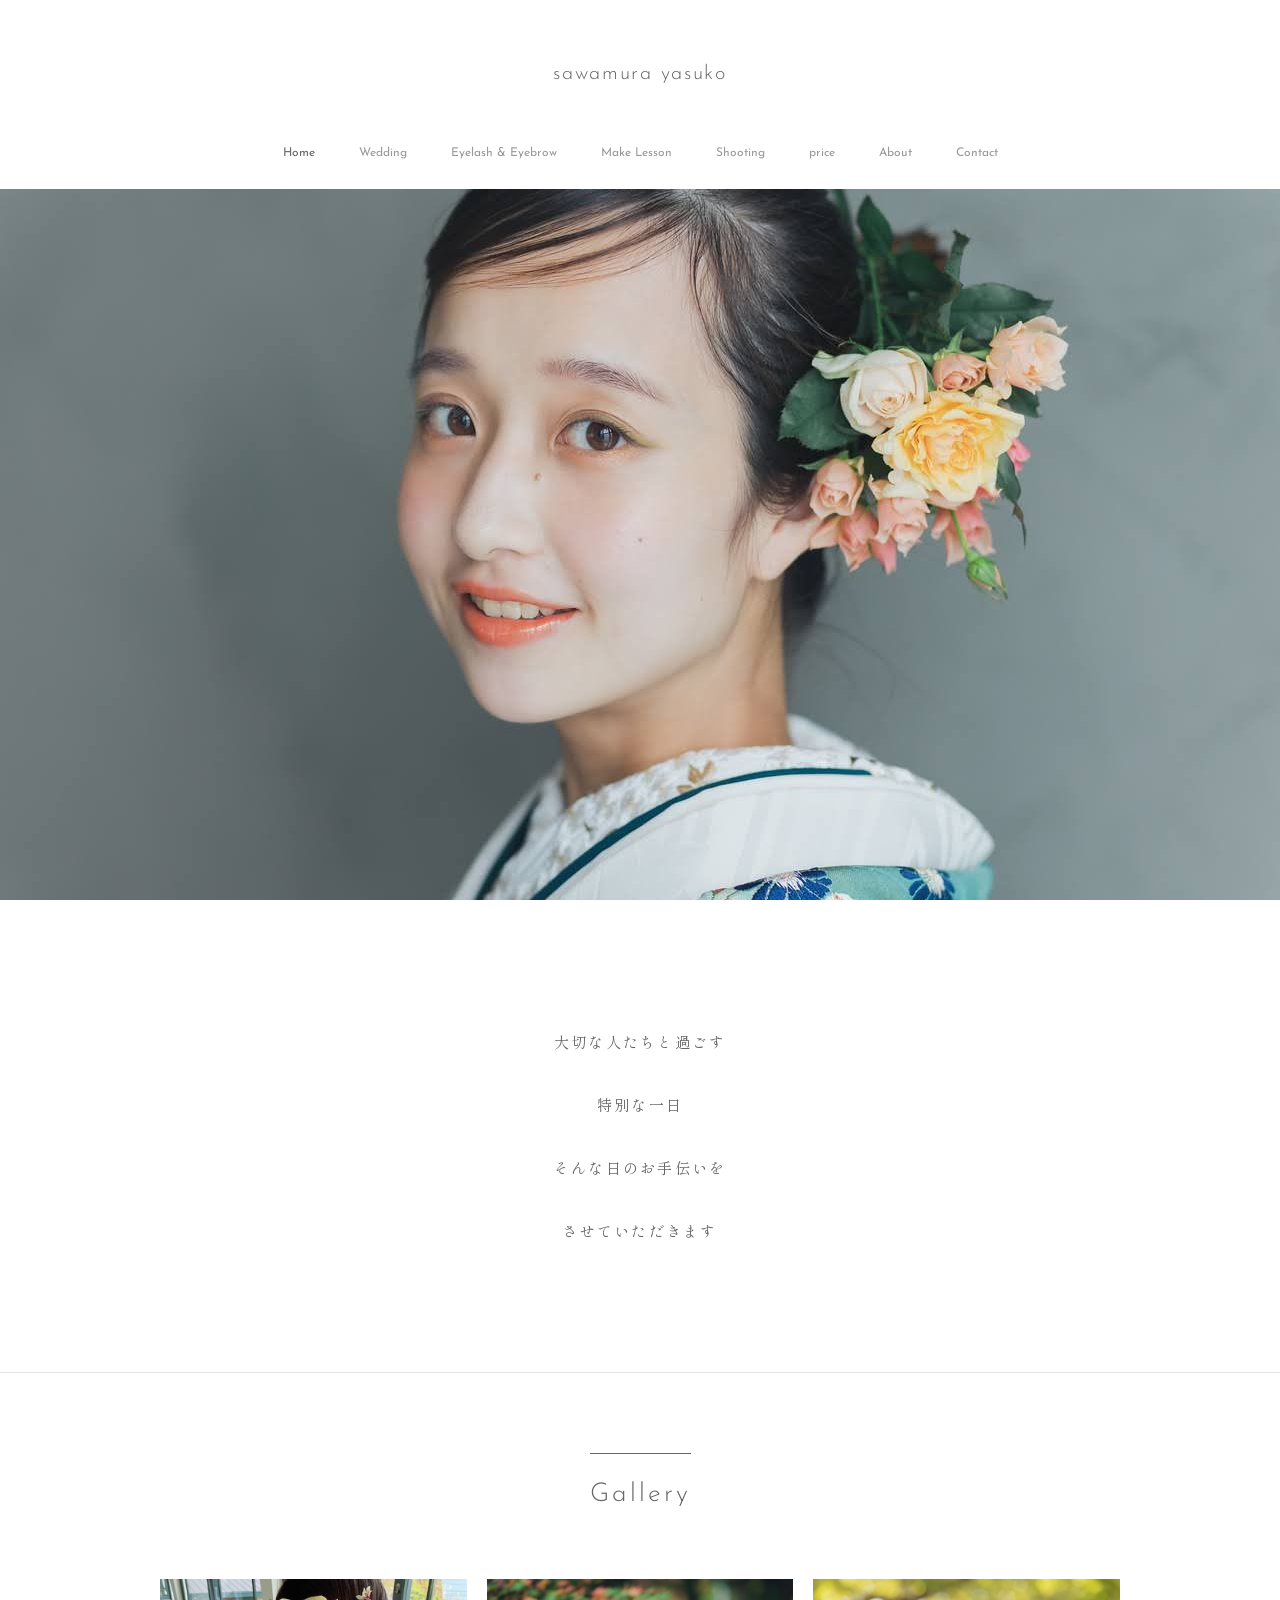
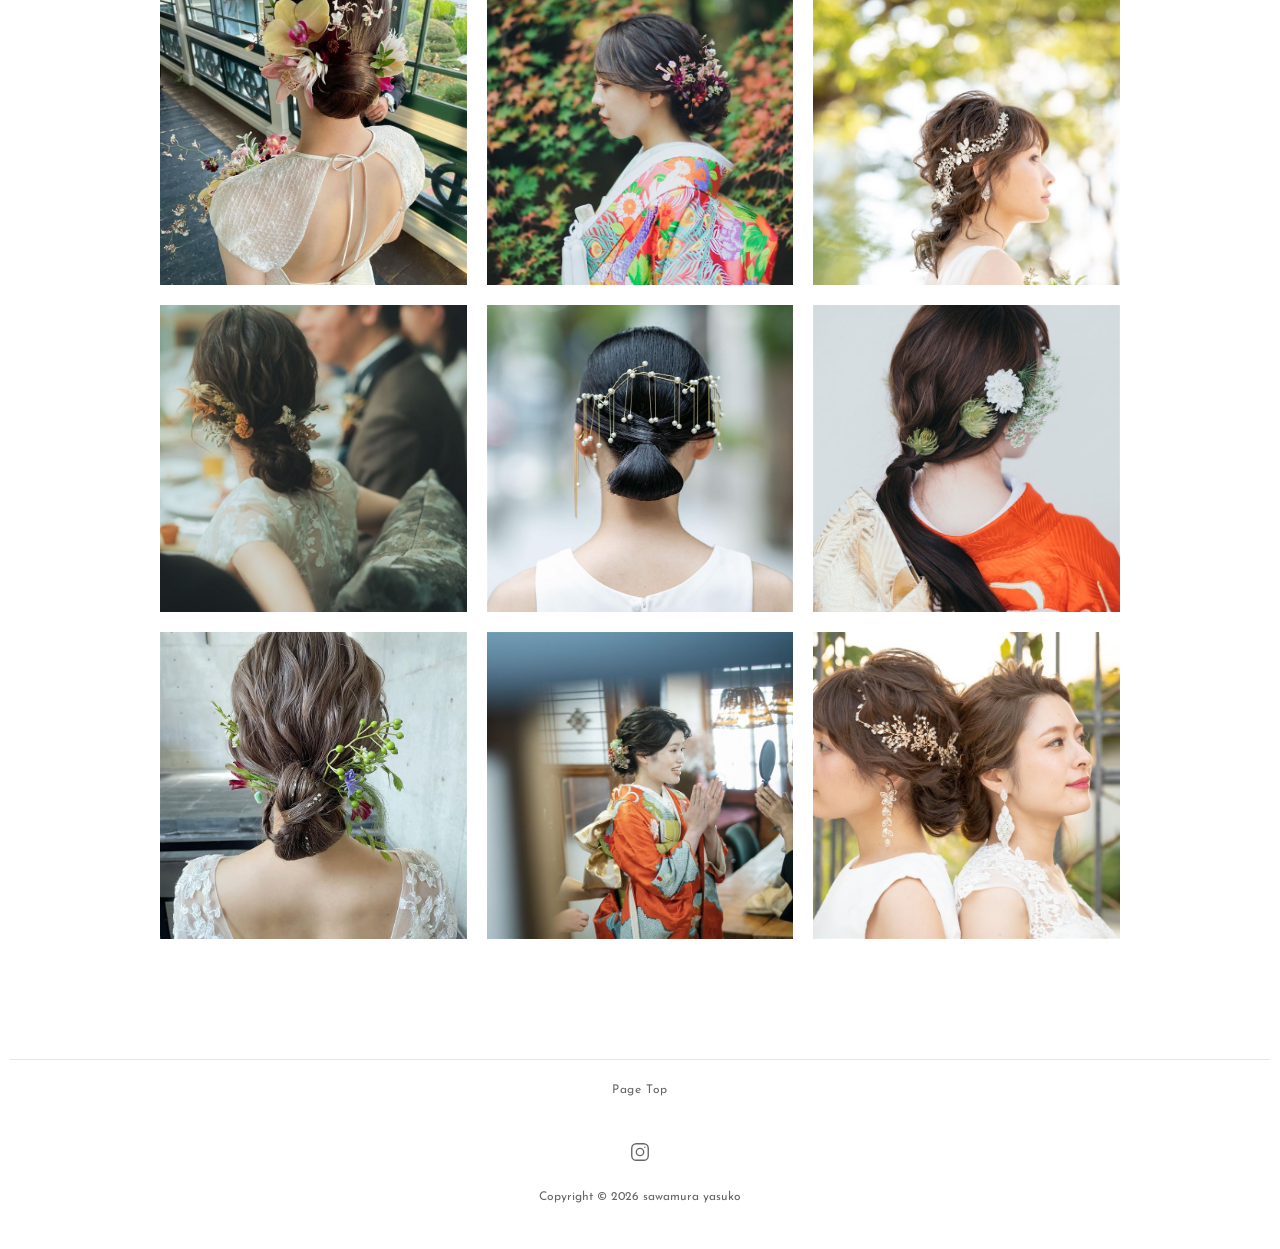
<file: index.html>
<!DOCTYPE html>
<html lang="ja">
<head>
  <meta charset="UTF-8">
  <meta name="viewport" content="width=device-width, initial-scale=1.0">
  <!-- 作りかけの間は検索に載せない（公開するときにこの行を消す） -->
  <meta name="robots" content="noindex, nofollow">
  <title>sawamura yasuko hair&amp;make.</title>
  <meta name="description" content="ブライダルヘアメイク。関西を中心に全国へ出張可能です。持ち込みヘアメイクが可能な会場に出張します。">

  <!-- フォント（英字：Josefin Sans ／ キャッチコピー：Shippori Mincho・候補フォントも読み込み済み） -->
  <link rel="preconnect" href="https://fonts.googleapis.com">
  <link rel="preconnect" href="https://fonts.gstatic.com" crossorigin>
  <link href="https://fonts.googleapis.com/css2?family=Josefin+Sans:wght@300;400&family=Shippori+Mincho&family=Zen+Old+Mincho&family=Klee+One&family=Zen+Maru+Gothic:wght@300&display=swap" rel="stylesheet">

  <link rel="stylesheet" href="css/style.css">
</head>
<body>

  <!-- ===== ヘッダー（ロゴなし／Instagramボタンなし） ===== -->
  <header class="header">
    <p class="header__title">
      <a href="index.html">
        <span class="header__name">sawamura yasuko</span>
      </a>
    </p>

    <button class="menu-btn" aria-label="メニューを開く" aria-expanded="false" aria-controls="global-nav">
      <span></span><span></span><span></span>
    </button>

    <nav class="nav" id="global-nav">
      <ul class="nav__list">
        <li><a href="index.html" class="is-current">Home</a></li>
        <li><a href="wedding.html">Wedding</a></li>
        <li><a href="eyelash.html">Eyelash &amp; Eyebrow</a></li>
        <li><a href="lesson.html">Make Lesson</a></li>
        <li><a href="shooting.html">Shooting</a></li>
        <li><a href="price.html">price</a></li>
        <li><a href="about.html">About</a></li>
        <li><a href="contact.html">Contact</a></li>
      </ul>
    </nav>
  </header>

  <main>
    <!-- ===== メイン写真（3秒ごとに切り替わるスライドショー） =====
         is-active が付いている写真が表示されます。切り替えは js/main.js
         is-top が付いている写真は、PCのとき上寄りで切り取ります -->
    <section class="hero">
      <img src="img/main-hd.jpg" alt="ブライダルヘアメイクの様子" class="is-active">
      <img src="img/home/hero-02.jpg" alt="花飾りを付けた和装の撮影ヘアメイク" class="is-top">
      <img src="img/home/hero-03.jpg" alt="笑顔の新郎新婦" class="is-top">
      <img src="img/home/hero-04.jpg" alt="森の中の和装の二人">
      <img src="img/home/hero-05.jpg" alt="髪にグリーンを飾るヘアメイクの手元" class="is-top">
    </section>

    <!-- ===== キャッチコピー ===== -->
    <section class="message">
      <p class="message__text">
        大切な人たちと過ごす<br>
        特別な一日<br>
        そんな日のお手伝いを<br>
        させていただきます
      </p>
    </section>

    <!-- ===== 写真ギャラリー（ブログ・お知らせの代わり） ===== -->
    <section class="gallery gallery--home">
      <h2 class="heading"><span>Gallery</span></h2>

      <!-- 正方形に切り取って表示。押すと元の形で拡大
           約2.5秒ごとに、9枚のうちどれか1枚が下の「写真の候補」の写真にふわっと入れかわる（js/main.js） -->
      <ul class="gallery__list">
        <li><button><img src="img/gallery/w07.jpg" alt="蘭の花を飾ったアップスタイル" loading="lazy"></button></li>
        <li><button><img src="img/gallery/w04.jpg" alt="紅葉の中の和装の花嫁" loading="lazy"></button></li>
        <li><button><img src="img/gallery/s30.jpg" alt="ヘッドアクセサリーを付けたダウンスタイル" loading="lazy"></button></li>
        <li><button><img src="img/gallery/w15.jpg" alt="ドライフラワーを飾った披露宴のヘア" loading="lazy"></button></li>
        <li><button><img src="img/gallery/w16.jpg" alt="パールの髪飾りのまとめ髪" loading="lazy"></button></li>
        <li><button><img src="img/gallery/s02.jpg" alt="生花を飾った和装の編みおろし" loading="lazy"></button></li>
        <li><button><img src="img/gallery/w14.jpg" alt="グリーンを添えたシニヨン" loading="lazy"></button></li>
        <li><button><img src="img/gallery/w20.jpg" alt="お支度中の和装の花嫁" loading="lazy"></button></li>
        <li><button><img src="img/gallery/s11.jpg" alt="ゴールドの髪飾りのアップスタイル" loading="lazy"></button></li>
      </ul>

      <!-- 写真の候補（Wedding 25枚＋Shooting 32枚）
           <template> の中の写真は、表示も読み込みもされない。入れかえる直前に1枚ずつ読み込む。
           写真を増やすときは、ここに1行足すだけでよい -->
      <template id="gallery-pool">
        <img src="img/gallery/w01.jpg" alt="ウェディングのヘアメイク">
        <img src="img/gallery/w02.jpg" alt="ウェディングのヘアメイク">
        <img src="img/gallery/w03.jpg" alt="ウェディングのヘアメイク">
        <img src="img/gallery/w04.jpg" alt="ウェディングのヘアメイク">
        <img src="img/gallery/w05.jpg" alt="ウェディングのヘアメイク">
        <img src="img/gallery/w06.jpg" alt="ウェディングのヘアメイク">
        <img src="img/gallery/w07.jpg" alt="ウェディングのヘアメイク">
        <img src="img/gallery/w08.jpg" alt="ウェディングのヘアメイク">
        <img src="img/gallery/w09.jpg" alt="ウェディングのヘアメイク">
        <img src="img/gallery/w10.jpg" alt="ウェディングのヘアメイク">
        <img src="img/gallery/w11.jpg" alt="ウェディングのヘアメイク">
        <img src="img/gallery/w12.jpg" alt="ウェディングのヘアメイク">
        <img src="img/gallery/w13.jpg" alt="ウェディングのヘアメイク">
        <img src="img/gallery/w14.jpg" alt="ウェディングのヘアメイク">
        <img src="img/gallery/w15.jpg" alt="ウェディングのヘアメイク">
        <img src="img/gallery/w16.jpg" alt="ウェディングのヘアメイク">
        <img src="img/gallery/w17.jpg" alt="ウェディングのヘアメイク">
        <img src="img/gallery/w18.jpg" alt="ウェディングのヘアメイク">
        <img src="img/gallery/w19.jpg" alt="ウェディングのヘアメイク">
        <img src="img/gallery/w20.jpg" alt="ウェディングのヘアメイク">
        <img src="img/gallery/w21.jpg" alt="ウェディングのヘアメイク">
        <img src="img/gallery/w22.jpg" alt="ウェディングのヘアメイク">
        <img src="img/gallery/w23.jpg" alt="ウェディングのヘアメイク">
        <img src="img/gallery/w24.jpg" alt="ウェディングのヘアメイク">
        <img src="img/gallery/w25.jpg" alt="ウェディングのヘアメイク">
        <img src="img/gallery/s01.jpg" alt="撮影のヘアメイク">
        <img src="img/gallery/s02.jpg" alt="撮影のヘアメイク">
        <img src="img/gallery/s03.jpg" alt="撮影のヘアメイク">
        <img src="img/gallery/s04.jpg" alt="撮影のヘアメイク">
        <img src="img/gallery/s05.jpg" alt="撮影のヘアメイク">
        <img src="img/gallery/s06.jpg" alt="撮影のヘアメイク">
        <img src="img/gallery/s07.jpg" alt="撮影のヘアメイク">
        <img src="img/gallery/s08.jpg" alt="撮影のヘアメイク">
        <img src="img/gallery/s09.jpg" alt="撮影のヘアメイク">
        <img src="img/gallery/s10.jpg" alt="撮影のヘアメイク">
        <img src="img/gallery/s11.jpg" alt="撮影のヘアメイク">
        <img src="img/gallery/s12.jpg" alt="撮影のヘアメイク">
        <img src="img/gallery/s13.jpg" alt="撮影のヘアメイク">
        <img src="img/gallery/s14.jpg" alt="撮影のヘアメイク">
        <img src="img/gallery/s15.jpg" alt="撮影のヘアメイク">
        <img src="img/gallery/s16.jpg" alt="撮影のヘアメイク">
        <img src="img/gallery/s17.jpg" alt="撮影のヘアメイク">
        <img src="img/gallery/s18.jpg" alt="撮影のヘアメイク">
        <img src="img/gallery/s19.jpg" alt="撮影のヘアメイク">
        <img src="img/gallery/s20.jpg" alt="撮影のヘアメイク">
        <img src="img/gallery/s21.jpg" alt="撮影のヘアメイク">
        <img src="img/gallery/s22.jpg" alt="撮影のヘアメイク">
        <img src="img/gallery/s23.jpg" alt="撮影のヘアメイク">
        <img src="img/gallery/s24.jpg" alt="撮影のヘアメイク">
        <img src="img/gallery/s25.jpg" alt="撮影のヘアメイク">
        <img src="img/gallery/s26.jpg" alt="撮影のヘアメイク">
        <img src="img/gallery/s27.jpg" alt="撮影のヘアメイク">
        <img src="img/gallery/s28.jpg" alt="撮影のヘアメイク">
        <img src="img/gallery/s29.jpg" alt="撮影のヘアメイク">
        <img src="img/gallery/s30.jpg" alt="撮影のヘアメイク">
        <img src="img/gallery/s31.jpg" alt="撮影のヘアメイク">
        <img src="img/gallery/s32.jpg" alt="撮影のヘアメイク">
      </template>
    </section>
  </main>

  <!-- ===== フッター ===== -->
  <footer class="footer">
    <a href="#" class="pagetop">Page Top</a>

    <a href="https://www.instagram.com/" class="footer__sns" target="_blank" rel="noopener" aria-label="Instagram">
      <svg viewBox="0 0 24 24" width="22" height="22" fill="none" stroke="currentColor" stroke-width="1.5">
        <rect x="3" y="3" width="18" height="18" rx="5"/>
        <circle cx="12" cy="12" r="4"/>
        <circle cx="17.3" cy="6.7" r="0.8" fill="currentColor" stroke="none"/>
      </svg>
    </a>

    <p class="footer__copy">Copyright &copy; <span id="year">2026</span> sawamura yasuko</p>
  </footer>

  <!-- 拡大表示（ギャラリー用） -->
  <div class="lightbox" aria-hidden="true">
    <button class="lightbox__close" aria-label="閉じる">&times;</button>
    <div class="lightbox__inner ph" data-label=""></div>
  </div>

  <script src="js/main.js"></script>
</body>
</html>
</file>
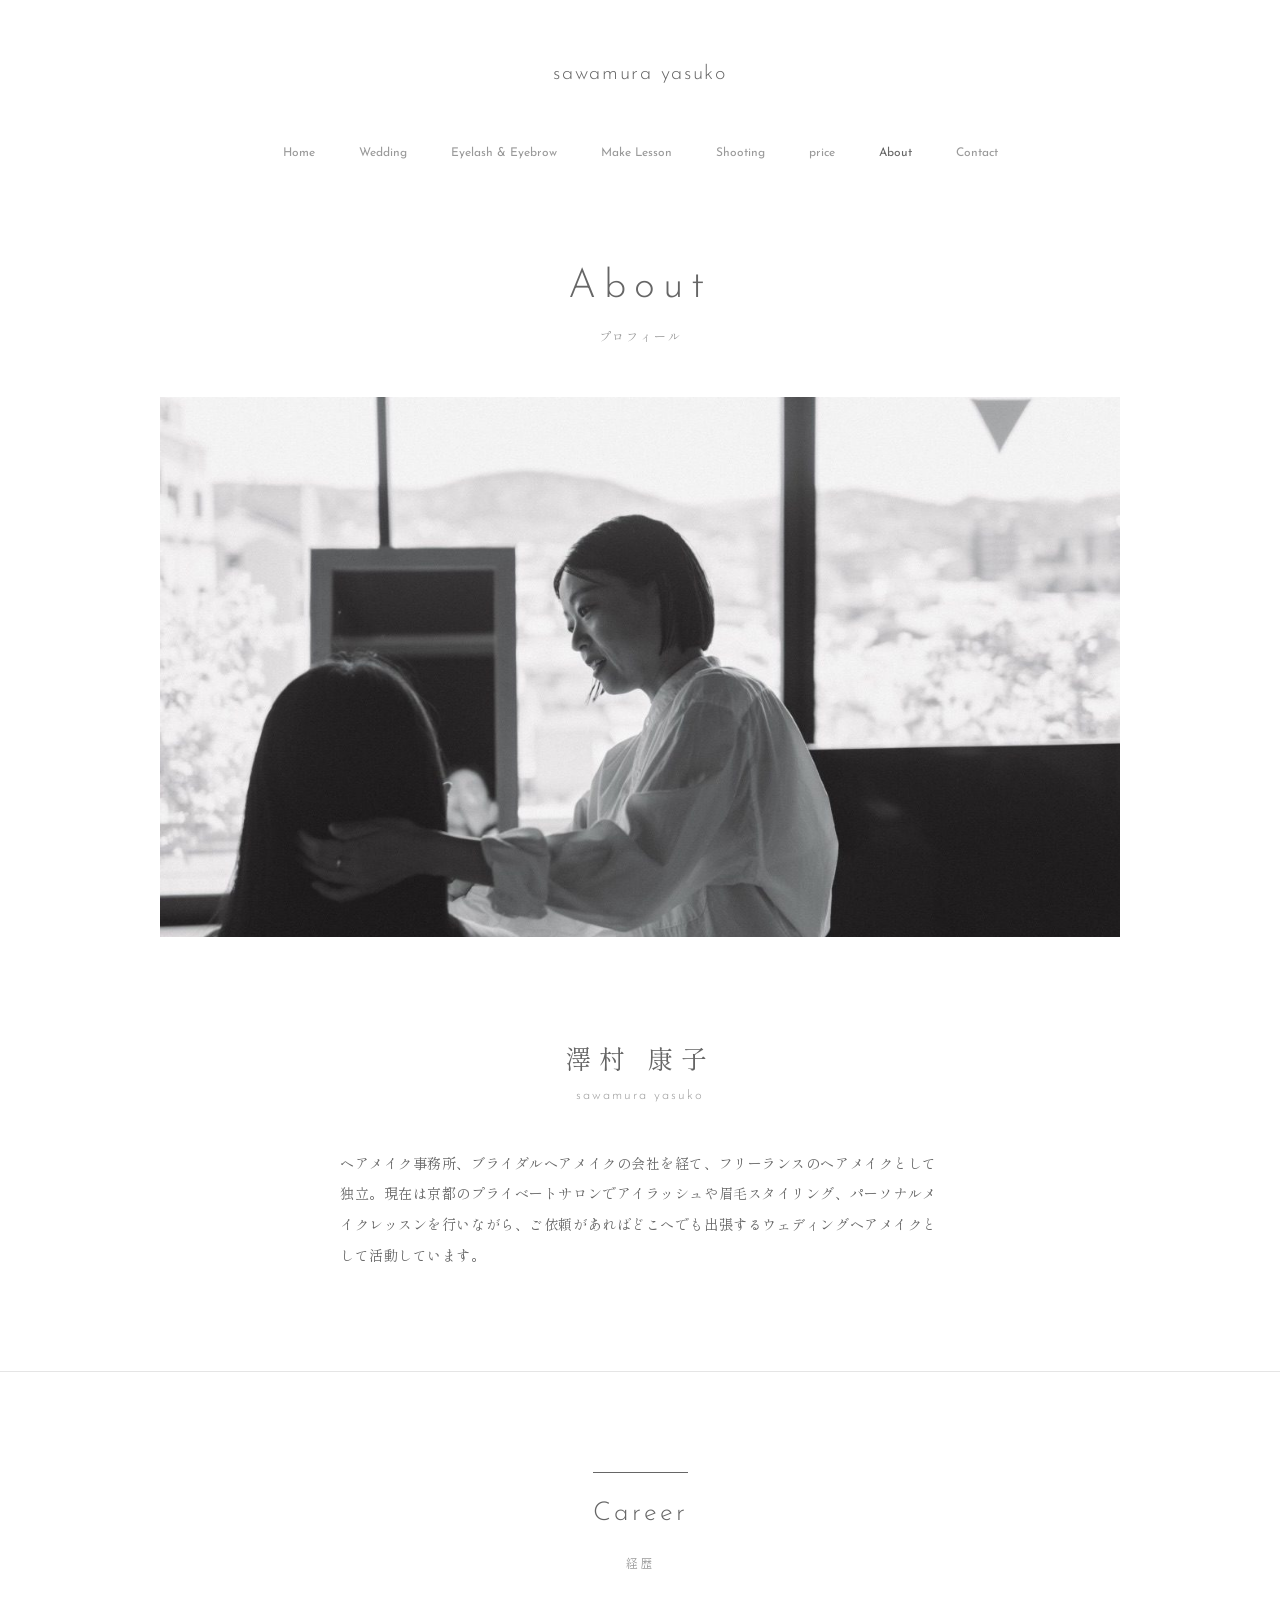
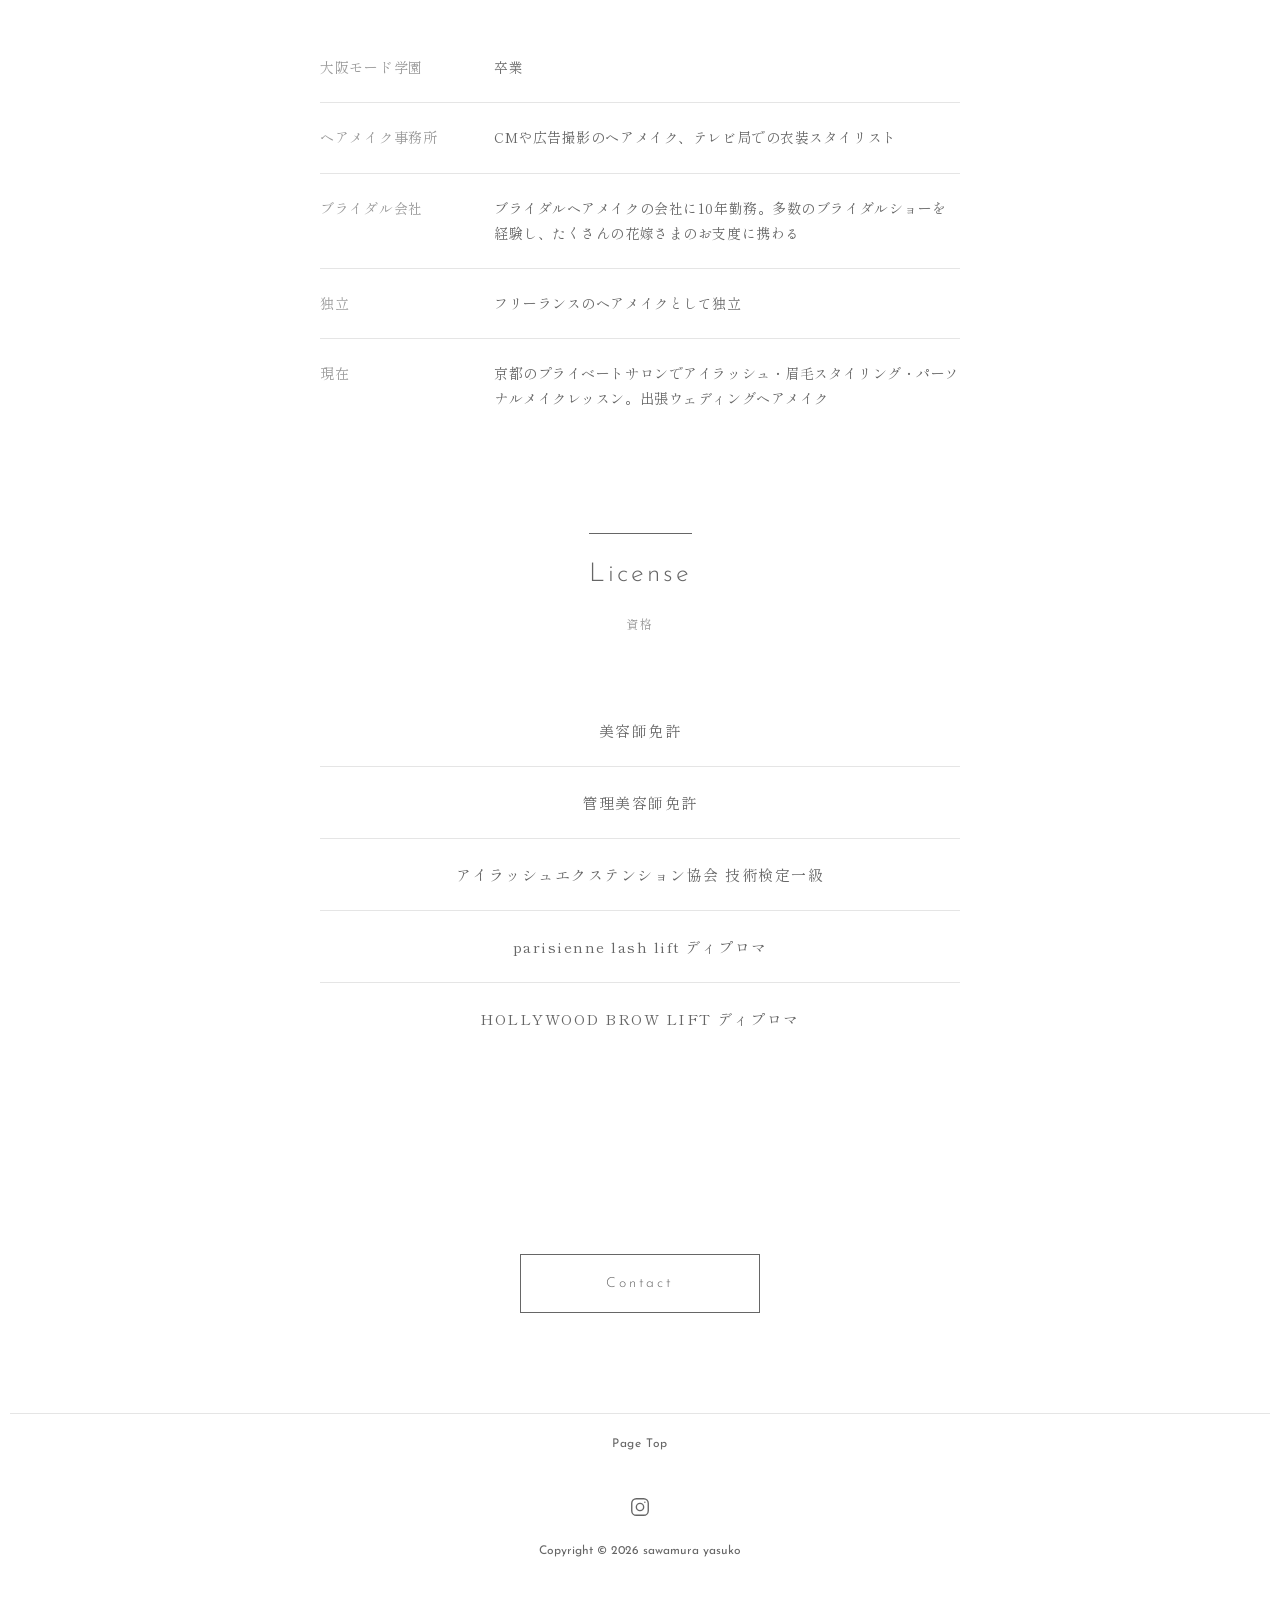
<file: about.html>
<!DOCTYPE html>
<html lang="ja">
<head>
  <meta charset="UTF-8">
  <meta name="viewport" content="width=device-width, initial-scale=1.0">
  <!-- 作りかけの間は検索に載せない（公開するときにこの行を消す） -->
  <meta name="robots" content="noindex, nofollow">
  <title>About | sawamura yasuko hair&amp;make.</title>
  <meta name="description" content="ヘアメイク 澤村康子のプロフィール。京都のプライベートサロンを拠点に、出張ウェディングヘアメイクとして活動しています。">

  <!-- フォント（index.html と同じ） -->
  <link rel="preconnect" href="https://fonts.googleapis.com">
  <link rel="preconnect" href="https://fonts.gstatic.com" crossorigin>
  <link href="https://fonts.googleapis.com/css2?family=Josefin+Sans:wght@300;400&family=Shippori+Mincho&family=Zen+Old+Mincho&family=Klee+One&family=Zen+Maru+Gothic:wght@300&display=swap" rel="stylesheet">

  <link rel="stylesheet" href="css/style.css">
</head>
<body>

  <!-- ===== ヘッダー（index.html と共通） ===== -->
  <header class="header">
    <p class="header__title">
      <a href="index.html">
        <span class="header__name">sawamura yasuko</span>
      </a>
    </p>

    <button class="menu-btn" aria-label="メニューを開く" aria-expanded="false" aria-controls="global-nav">
      <span></span><span></span><span></span>
    </button>

    <nav class="nav" id="global-nav">
      <ul class="nav__list">
        <li><a href="index.html">Home</a></li>
        <li><a href="wedding.html">Wedding</a></li>
        <li><a href="eyelash.html">Eyelash &amp; Eyebrow</a></li>
        <li><a href="lesson.html">Make Lesson</a></li>
        <li><a href="shooting.html">Shooting</a></li>
        <li><a href="price.html">price</a></li>
        <li><a href="about.html" class="is-current">About</a></li>
        <li><a href="contact.html">Contact</a></li>
      </ul>
    </nav>
  </header>

  <main>
    <!-- ===== 1. ページ名 ===== -->
    <section class="page-title">
      <h1 class="page-title__en">About</h1>
      <p class="page-title__ja">プロフィール</p>
    </section>

    <!-- ===== 2. メイン写真（モノクロ） ===== -->
    <section class="wedding-main">
      <img src="img/about/about-main.jpg" alt="ヘアメイク 澤村康子">
    </section>

    <!-- ===== 3. 名前＋プロフィール文 ===== -->
    <section class="wedding-intro profile">
      <h2 class="profile__name">澤村 康子</h2>
      <p class="profile__en">sawamura yasuko</p>
      <p class="profile__text">
        ヘアメイク事務所、ブライダルヘアメイクの会社を経て、フリーランスのヘアメイクとして独立。現在は京都のプライベートサロンでアイラッシュや眉毛スタイリング、パーソナルメイクレッスンを行いながら、ご依頼があればどこへでも出張するウェディングヘアメイクとして活動しています。
      </p>
    </section>

    <!-- ===== 4. Career（経歴） ===== -->
    <section class="flow flow--open">
      <h2 class="heading"><span>Career</span></h2>
      <p class="flow__sub">経歴</p>

      <dl class="flow__list career-list">
        <div class="career-list__row">
          <dt>大阪モード学園</dt>
          <dd>卒業</dd>
        </div>
        <div class="career-list__row">
          <dt>ヘアメイク事務所</dt>
          <dd>CMや広告撮影のヘアメイク、テレビ局での衣装スタイリスト</dd>
        </div>
        <div class="career-list__row">
          <dt>ブライダル会社</dt>
          <dd>ブライダルヘアメイクの会社に10年勤務。<br class="sp-br">多数のブライダルショーを経験し、たくさんの花嫁さまのお支度に携わる</dd>
        </div>
        <div class="career-list__row">
          <dt>独立</dt>
          <dd>フリーランスのヘアメイクとして独立</dd>
        </div>
        <div class="career-list__row">
          <dt>現在</dt>
          <dd>京都のプライベートサロンでアイラッシュ・眉毛スタイリング・パーソナルメイクレッスン。出張ウェディングヘアメイク</dd>
        </div>
      </dl>
    </section>

    <!-- ===== 5. License（資格）：Make Lesson の Recommend と同じ並び ===== -->
    <section class="license">
      <h2 class="heading"><span>License</span></h2>
      <p class="flow__sub">資格</p>

      <ul class="flow__list">
        <li class="recommend-list__item">美容師免許</li>
        <li class="recommend-list__item">管理美容師免許</li>
        <li class="recommend-list__item">アイラッシュエクステンション協会<br class="sp-br"> 技術検定一級</li>
        <li class="recommend-list__item">parisienne lash lift ディプロマ</li>
        <li class="recommend-list__item">HOLLYWOOD BROW LIFT ディプロマ</li>
      </ul>
    </section>

    <!-- ===== 6. Contact ボタン ===== -->
    <section class="wedding-contact">
      <a href="contact.html" class="btn">Contact</a>
    </section>
  </main>

  <!-- ===== フッター（index.html と共通） ===== -->
  <footer class="footer">
    <a href="#" class="pagetop">Page Top</a>

    <a href="https://www.instagram.com/" class="footer__sns" target="_blank" rel="noopener" aria-label="Instagram">
      <svg viewBox="0 0 24 24" width="22" height="22" fill="none" stroke="currentColor" stroke-width="1.5">
        <rect x="3" y="3" width="18" height="18" rx="5"/>
        <circle cx="12" cy="12" r="4"/>
        <circle cx="17.3" cy="6.7" r="0.8" fill="currentColor" stroke="none"/>
      </svg>
    </a>

    <p class="footer__copy">Copyright &copy; <span id="year">2026</span> sawamura yasuko</p>
  </footer>

  <!-- 拡大表示（ギャラリー用・index.html と共通） -->
  <div class="lightbox" aria-hidden="true">
    <button class="lightbox__close" aria-label="閉じる">&times;</button>
    <div class="lightbox__inner ph" data-label=""></div>
  </div>

  <script src="js/main.js"></script>
</body>
</html>
</file>
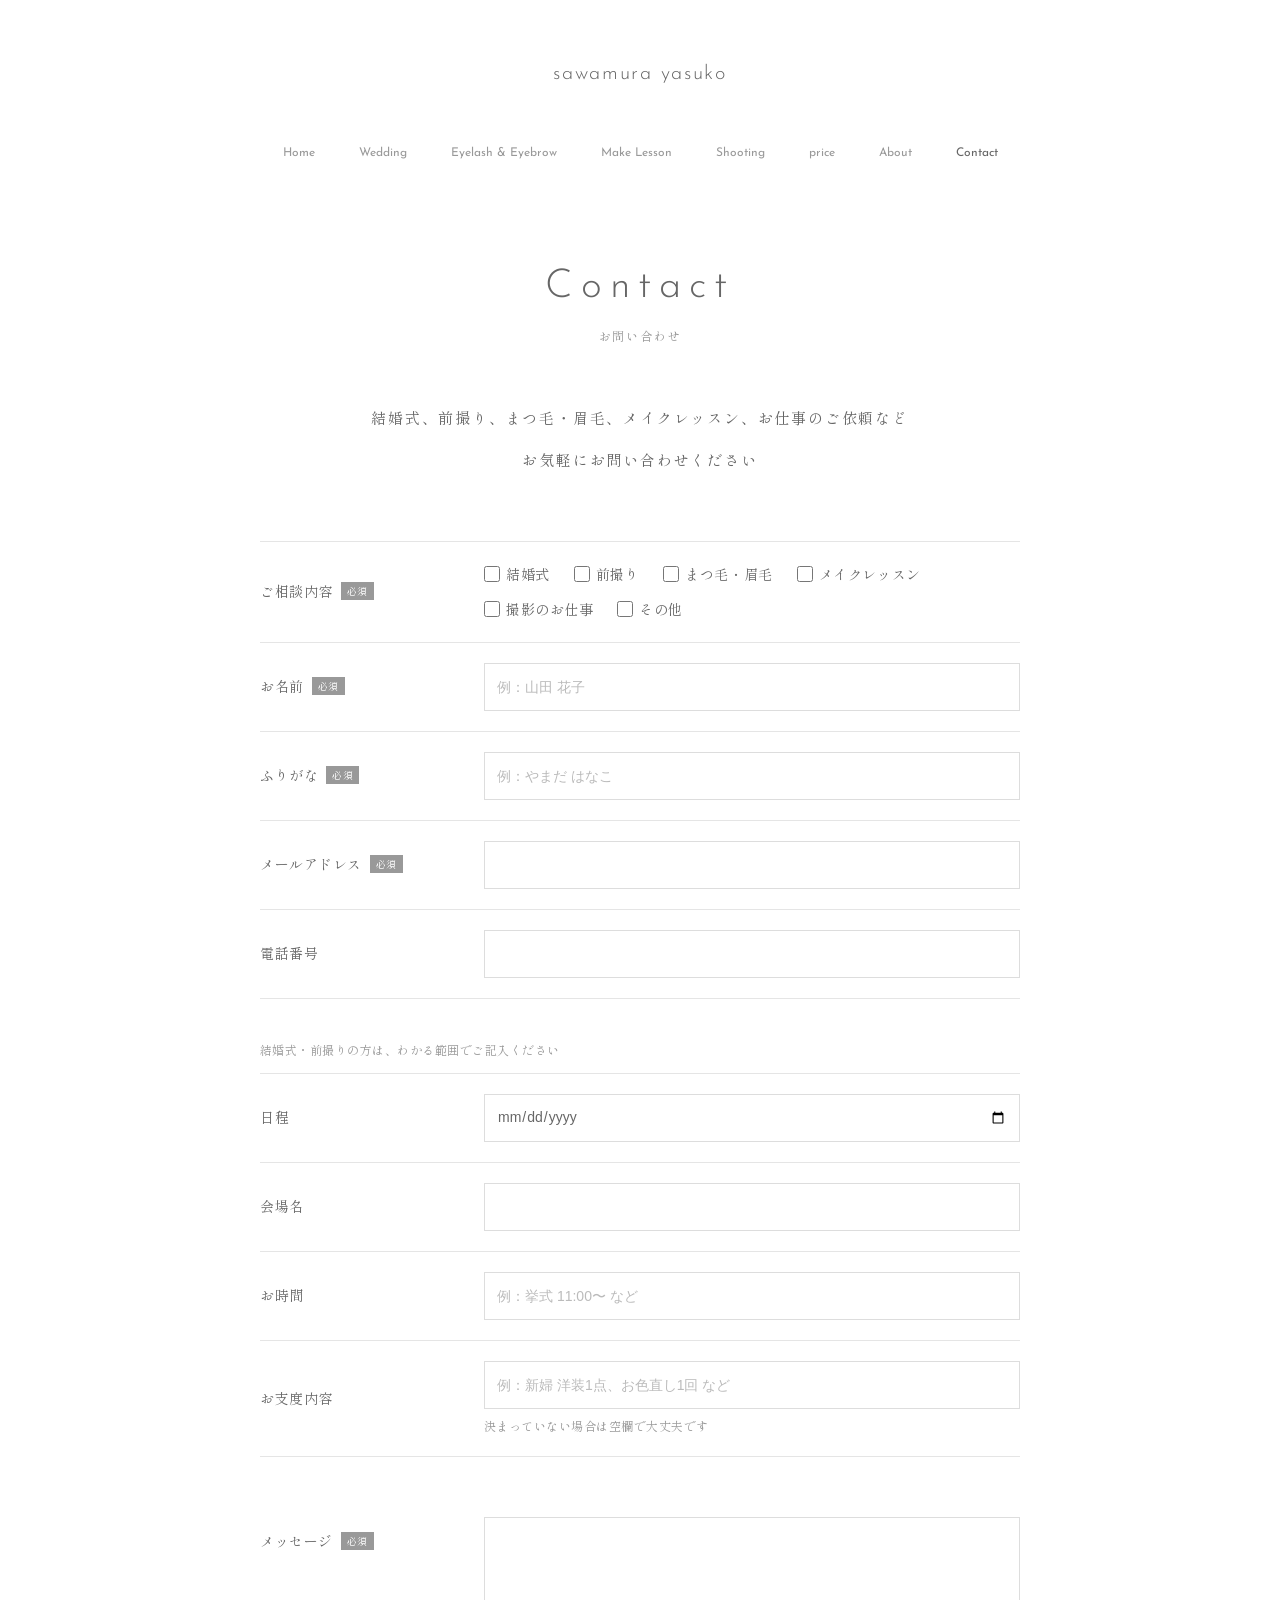
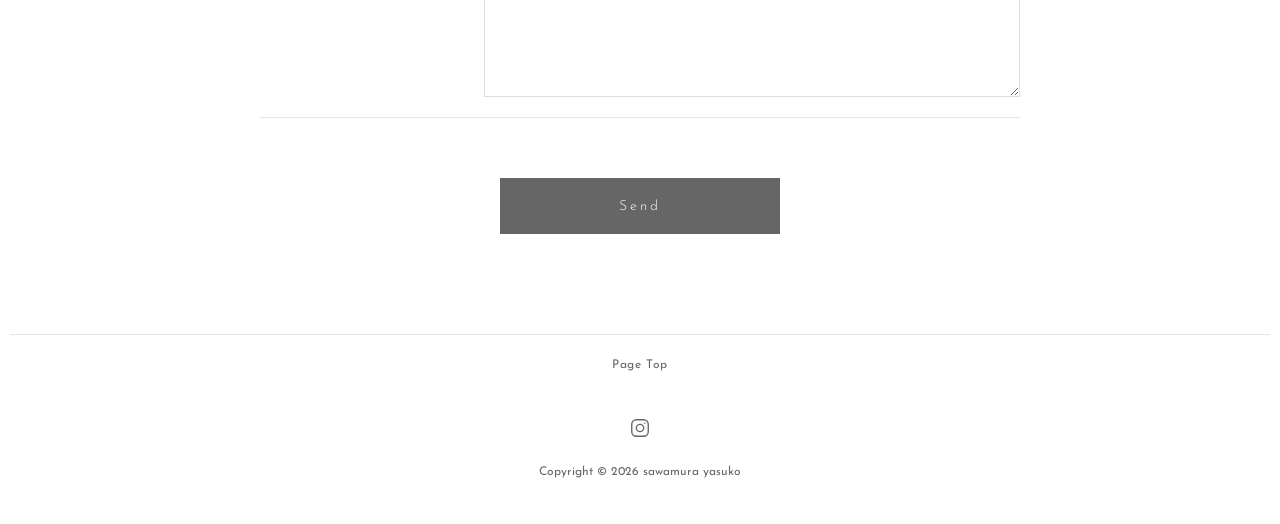
<file: contact.html>
<!DOCTYPE html>
<html lang="ja">
<head>
  <meta charset="UTF-8">
  <meta name="viewport" content="width=device-width, initial-scale=1.0">
  <!-- 作りかけの間は検索に載せない（公開するときにこの行を消す） -->
  <meta name="robots" content="noindex, nofollow">
  <title>Contact | sawamura yasuko hair&amp;make.</title>
  <meta name="description" content="お問い合わせ。結婚式、前撮り、まつ毛・眉毛、メイクレッスン、お仕事のご依頼など、お気軽にお問い合わせください。">

  <!-- フォント（index.html と同じ） -->
  <link rel="preconnect" href="https://fonts.googleapis.com">
  <link rel="preconnect" href="https://fonts.gstatic.com" crossorigin>
  <link href="https://fonts.googleapis.com/css2?family=Josefin+Sans:wght@300;400&family=Shippori+Mincho&family=Zen+Old+Mincho&family=Klee+One&family=Zen+Maru+Gothic:wght@300&display=swap" rel="stylesheet">

  <link rel="stylesheet" href="css/style.css">
</head>
<body>

  <!-- ===== ヘッダー（index.html と共通） ===== -->
  <header class="header">
    <p class="header__title">
      <a href="index.html">
        <span class="header__name">sawamura yasuko</span>
      </a>
    </p>

    <button class="menu-btn" aria-label="メニューを開く" aria-expanded="false" aria-controls="global-nav">
      <span></span><span></span><span></span>
    </button>

    <nav class="nav" id="global-nav">
      <ul class="nav__list">
        <li><a href="index.html">Home</a></li>
        <li><a href="wedding.html">Wedding</a></li>
        <li><a href="eyelash.html">Eyelash &amp; Eyebrow</a></li>
        <li><a href="lesson.html">Make Lesson</a></li>
        <li><a href="shooting.html">Shooting</a></li>
        <li><a href="price.html">price</a></li>
        <li><a href="about.html">About</a></li>
        <li><a href="contact.html" class="is-current">Contact</a></li>
      </ul>
    </nav>
  </header>

  <main>
    <!-- ===== 1. ページ名＋ひとこと（メイン写真はなし） ===== -->
    <section class="page-title">
      <h1 class="page-title__en">Contact</h1>
      <p class="page-title__ja">お問い合わせ</p>
    </section>

    <section class="wedding-intro contact-intro">
      <p class="wedding-intro__text">
        結婚式、前撮り、まつ毛・眉毛、<br class="sp-br">メイクレッスン、お仕事のご依頼など<br>
        お気軽にお問い合わせください
      </p>
    </section>

    <!-- ===== 2. フォーム =====
         HTML版は見た目だけで、送信はしません（action は空・送信ボタンを押しても何も起きない）。
         本番は WordPress の Contact Form 7 などで、同じ項目・同じ見た目のフォームを作ります。 -->
    <section class="contact-form">
      <form class="form" action="" method="post" novalidate onsubmit="return false;">

        <!-- 基本の項目 -->
        <div class="form__group">
          <div class="form__row">
            <p class="form__label" id="label-type">ご相談内容<span class="form__required">必須</span></p>
            <div class="form__checks" role="group" aria-labelledby="label-type">
              <label for="type-wedding"><input type="checkbox" id="type-wedding" name="type" value="結婚式">結婚式</label>
              <label for="type-photo"><input type="checkbox" id="type-photo" name="type" value="前撮り">前撮り</label>
              <label for="type-eyelash"><input type="checkbox" id="type-eyelash" name="type" value="まつ毛・眉毛">まつ毛・眉毛</label>
              <label for="type-lesson"><input type="checkbox" id="type-lesson" name="type" value="メイクレッスン">メイクレッスン</label>
              <label for="type-shooting"><input type="checkbox" id="type-shooting" name="type" value="撮影のお仕事">撮影のお仕事</label>
              <label for="type-other"><input type="checkbox" id="type-other" name="type" value="その他">その他</label>
            </div>
          </div>

          <div class="form__row">
            <label class="form__label" for="name">お名前<span class="form__required">必須</span></label>
            <input class="form__input" type="text" id="name" name="name" placeholder="例：山田 花子" autocomplete="name" required>
          </div>

          <div class="form__row">
            <label class="form__label" for="kana">ふりがな<span class="form__required">必須</span></label>
            <input class="form__input" type="text" id="kana" name="kana" placeholder="例：やまだ はなこ" required>
          </div>

          <div class="form__row">
            <label class="form__label" for="email">メールアドレス<span class="form__required">必須</span></label>
            <input class="form__input" type="email" id="email" name="email" autocomplete="email" required>
          </div>

          <div class="form__row">
            <label class="form__label" for="tel">電話番号</label>
            <input class="form__input" type="tel" id="tel" name="tel" autocomplete="tel">
          </div>
        </div>

        <!-- 結婚式・前撮りの方向けの項目 -->
        <p class="form__group-note">結婚式・前撮りの方は、わかる範囲でご記入ください</p>
        <div class="form__group">
          <div class="form__row">
            <label class="form__label" for="date">日程</label>
            <input class="form__input" type="date" id="date" name="date">
          </div>

          <div class="form__row">
            <label class="form__label" for="venue">会場名</label>
            <input class="form__input" type="text" id="venue" name="venue">
          </div>

          <div class="form__row">
            <label class="form__label" for="time">お時間</label>
            <input class="form__input" type="text" id="time" name="time" placeholder="例：挙式 11:00〜 など">
          </div>

          <div class="form__row">
            <label class="form__label" for="detail">お支度内容</label>
            <div>
              <input class="form__input" type="text" id="detail" name="detail" placeholder="例：新婦 洋装1点、お色直し1回 など" aria-describedby="detail-hint">
              <p class="form__hint" id="detail-hint">決まっていない場合は空欄で大丈夫です</p>
            </div>
          </div>
        </div>

        <!-- メッセージ（少し間をあける） -->
        <div class="form__group form__group--message">
          <div class="form__row">
            <label class="form__label" for="message">メッセージ<span class="form__required">必須</span></label>
            <textarea class="form__input form__textarea" id="message" name="message" required></textarea>
          </div>
        </div>

        <!-- ===== 3. 送信ボタン ===== -->
        <div class="form__submit">
          <button type="submit" class="btn-submit">Send</button>
        </div>
      </form>
    </section>
  </main>

  <!-- ===== フッター（index.html と共通） ===== -->
  <footer class="footer">
    <a href="#" class="pagetop">Page Top</a>

    <a href="https://www.instagram.com/" class="footer__sns" target="_blank" rel="noopener" aria-label="Instagram">
      <svg viewBox="0 0 24 24" width="22" height="22" fill="none" stroke="currentColor" stroke-width="1.5">
        <rect x="3" y="3" width="18" height="18" rx="5"/>
        <circle cx="12" cy="12" r="4"/>
        <circle cx="17.3" cy="6.7" r="0.8" fill="currentColor" stroke="none"/>
      </svg>
    </a>

    <p class="footer__copy">Copyright &copy; <span id="year">2026</span> sawamura yasuko</p>
  </footer>

  <!-- 拡大表示（ギャラリー用・index.html と共通） -->
  <div class="lightbox" aria-hidden="true">
    <button class="lightbox__close" aria-label="閉じる">&times;</button>
    <div class="lightbox__inner ph" data-label=""></div>
  </div>

  <script src="js/main.js"></script>
</body>
</html>
</file>
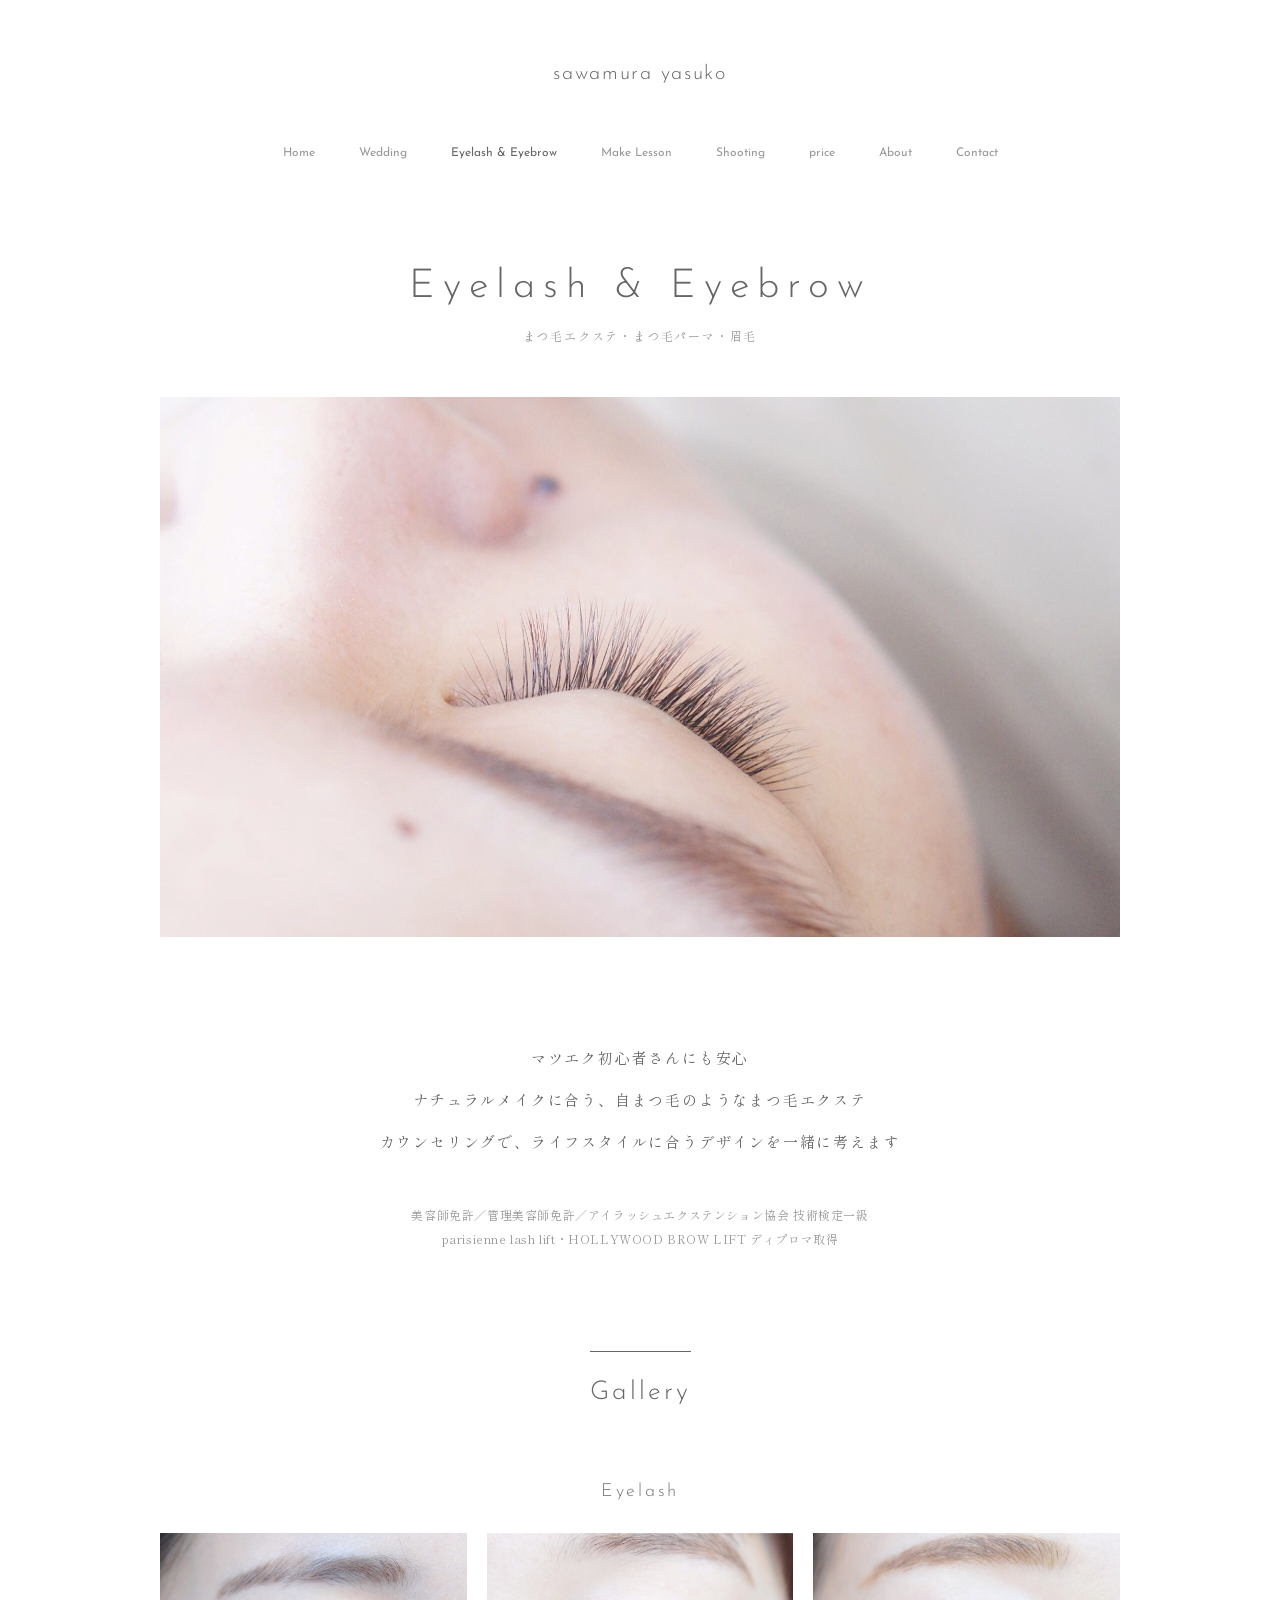
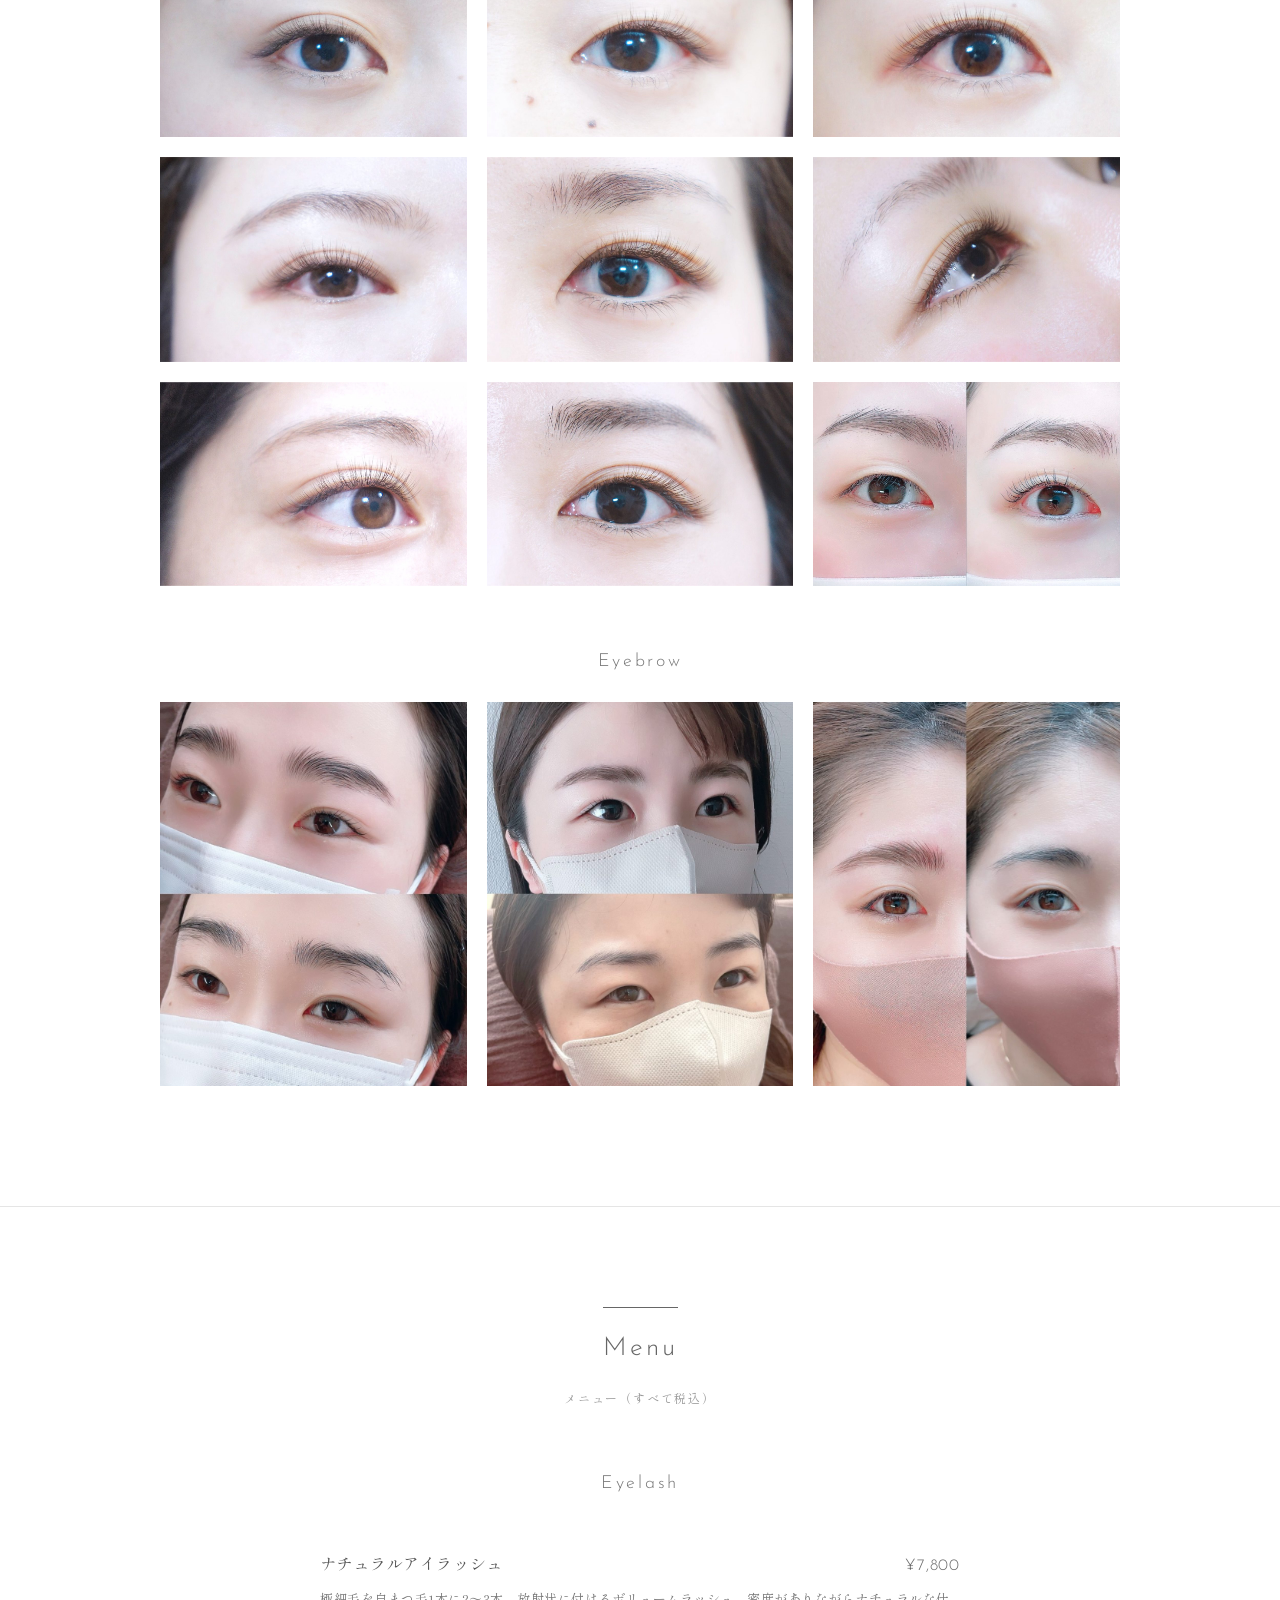
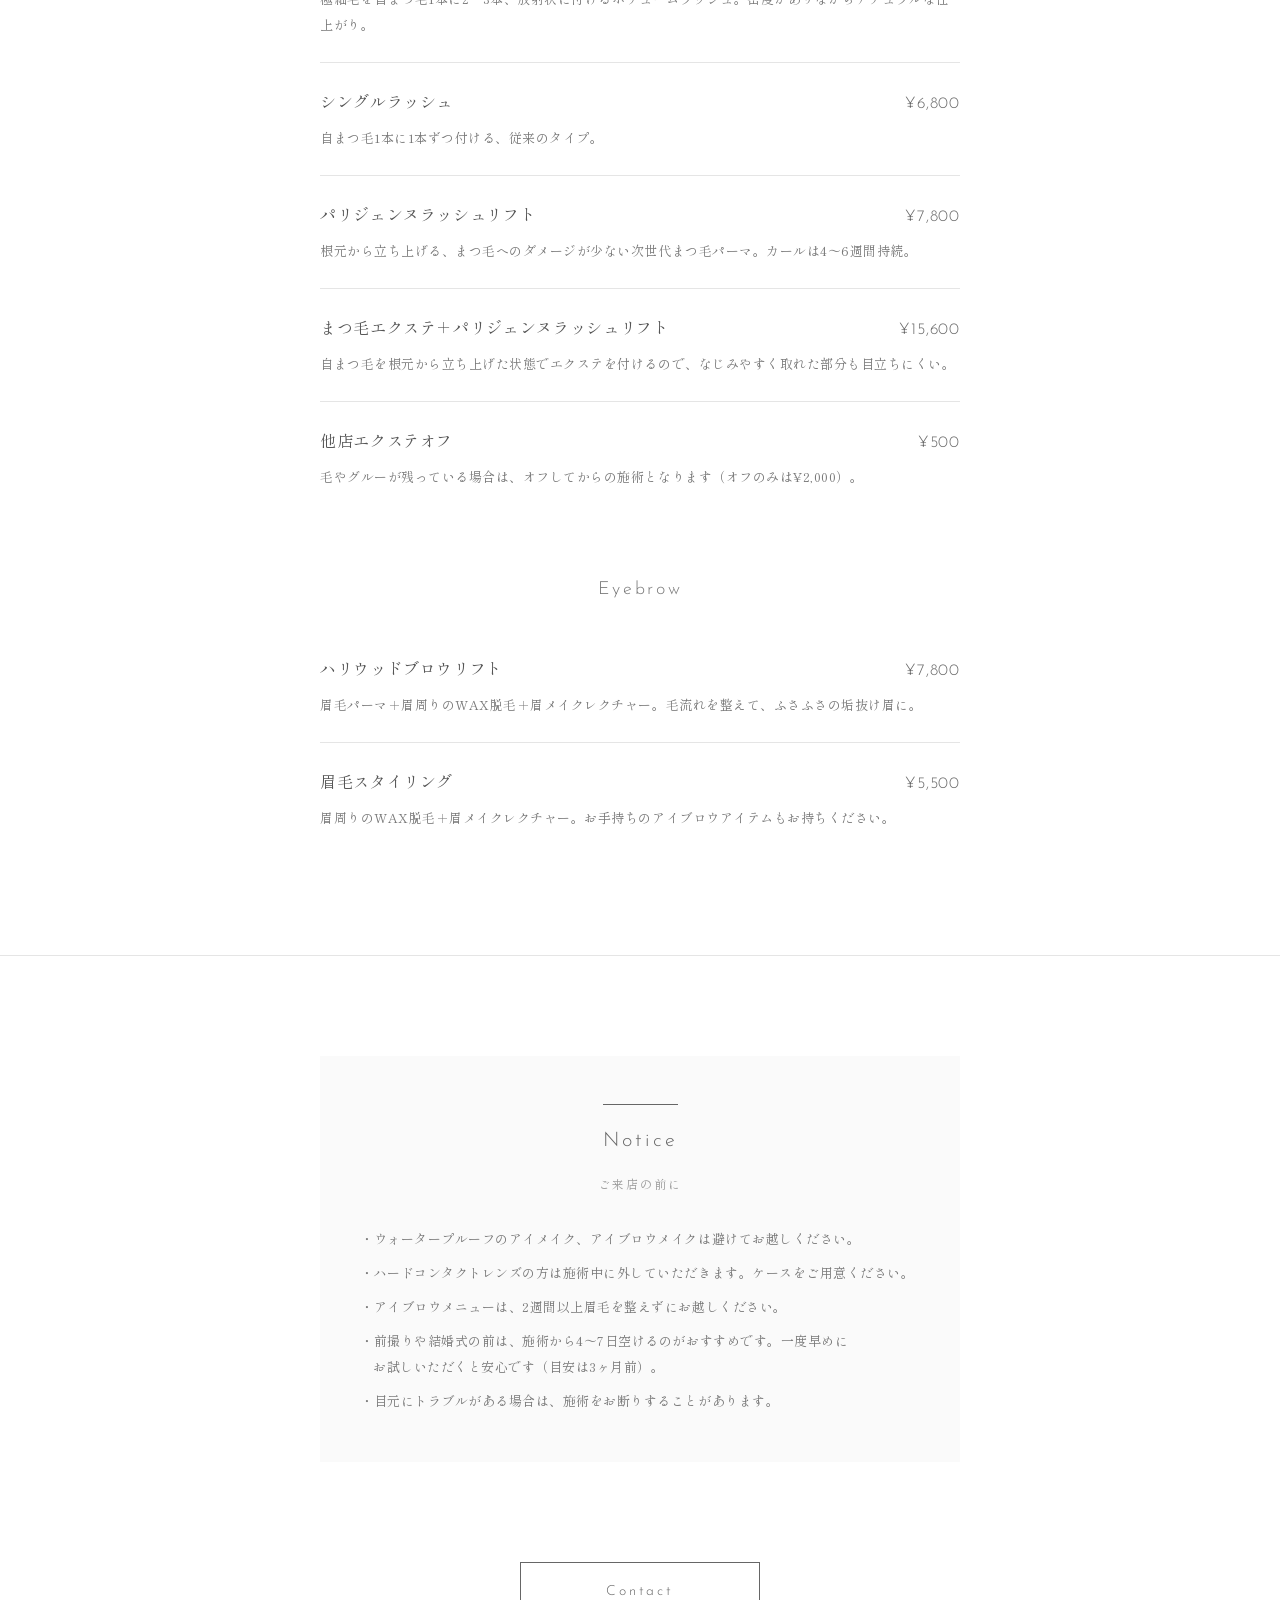
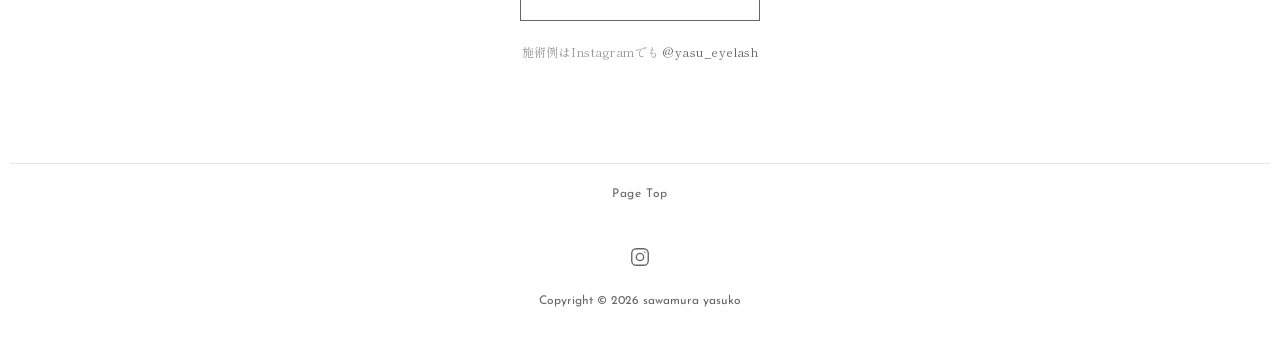
<file: eyelash.html>
<!DOCTYPE html>
<html lang="ja">
<head>
  <meta charset="UTF-8">
  <meta name="viewport" content="width=device-width, initial-scale=1.0">
  <!-- 作りかけの間は検索に載せない（公開するときにこの行を消す） -->
  <meta name="robots" content="noindex, nofollow">
  <title>Eyelash &amp; Eyebrow | sawamura yasuko hair&amp;make.</title>
  <meta name="description" content="まつ毛エクステ・まつ毛パーマ・眉毛。ナチュラルメイクに合う、自まつ毛のようなまつ毛エクステ。マツエク初心者さんにも安心です。">

  <!-- フォント（index.html と同じ） -->
  <link rel="preconnect" href="https://fonts.googleapis.com">
  <link rel="preconnect" href="https://fonts.gstatic.com" crossorigin>
  <link href="https://fonts.googleapis.com/css2?family=Josefin+Sans:wght@300;400&family=Shippori+Mincho&family=Zen+Old+Mincho&family=Klee+One&family=Zen+Maru+Gothic:wght@300&display=swap" rel="stylesheet">

  <link rel="stylesheet" href="css/style.css">
</head>
<body>

  <!-- ===== ヘッダー（index.html と共通） ===== -->
  <header class="header">
    <p class="header__title">
      <a href="index.html">
        <span class="header__name">sawamura yasuko</span>
      </a>
    </p>

    <button class="menu-btn" aria-label="メニューを開く" aria-expanded="false" aria-controls="global-nav">
      <span></span><span></span><span></span>
    </button>

    <nav class="nav" id="global-nav">
      <ul class="nav__list">
        <li><a href="index.html">Home</a></li>
        <li><a href="wedding.html">Wedding</a></li>
        <li><a href="eyelash.html" class="is-current">Eyelash &amp; Eyebrow</a></li>
        <li><a href="lesson.html">Make Lesson</a></li>
        <li><a href="shooting.html">Shooting</a></li>
        <li><a href="price.html">price</a></li>
        <li><a href="about.html">About</a></li>
        <li><a href="contact.html">Contact</a></li>
      </ul>
    </nav>
  </header>

  <main>
    <!-- ===== 1. ページ名 ===== -->
    <section class="page-title">
      <h1 class="page-title__en page-title__en--long">Eyelash &amp; Eyebrow</h1>
      <p class="page-title__ja">まつ毛エクステ・まつ毛パーマ・眉毛</p>
    </section>

    <!-- ===== 2. メイン写真（Wedding と同じ） ===== -->
    <section class="wedding-main">
      <img src="img/eyelash/eyelash-main.jpg" alt="まつ毛エクステの仕上がり">
    </section>

    <!-- ===== 3. 紹介文＋資格 ===== -->
    <section class="wedding-intro">
      <p class="wedding-intro__text">
        マツエク初心者さんにも安心<br>
        ナチュラルメイクに合う、<br class="sp-br">自まつ毛のようなまつ毛エクステ<br>
        カウンセリングで、<br class="sp-br">ライフスタイルに合うデザインを一緒に考えます
      </p>
      <p class="intro-note">
        美容師免許／管理美容師免許／<br class="sp-br">アイラッシュエクステンション協会 技術検定一級<br>
        parisienne lash lift・<br class="sp-br">HOLLYWOOD BROW LIFT ディプロマ取得
      </p>
    </section>

    <!-- ===== 4. Gallery（クリックで拡大） ===== -->
    <section class="gallery wedding-hair">
      <h2 class="heading"><span>Gallery</span></h2>

      <!-- Eyelash：3列×3段・横長3:2 -->
      <h3 class="sub-heading">Eyelash</h3>
      <ul class="gallery__list gallery__list--wide">
        <li><button><img src="img/eyelash/lash-01.jpg" alt="まつ毛エクステ 1" loading="lazy"></button></li>
        <li><button><img src="img/eyelash/lash-02.jpg" alt="まつ毛エクステ 2" loading="lazy"></button></li>
        <li><button><img src="img/eyelash/lash-03.jpg" alt="まつ毛エクステ 3" loading="lazy"></button></li>
        <li><button><img src="img/eyelash/lash-04.jpg" alt="まつ毛エクステ 4" loading="lazy"></button></li>
        <li><button><img src="img/eyelash/lash-05.jpg" alt="まつ毛エクステ 5" loading="lazy"></button></li>
        <li><button><img src="img/eyelash/lash-06.jpg" alt="まつ毛エクステ 6" loading="lazy"></button></li>
        <li><button><img src="img/eyelash/lash-07.jpg" alt="まつ毛エクステ 7" loading="lazy"></button></li>
        <li><button><img src="img/eyelash/lash-08.jpg" alt="まつ毛エクステ 8" loading="lazy"></button></li>
        <li><button><img src="img/eyelash/lash-09.jpg" alt="まつ毛エクステ 9" loading="lazy"></button></li>
      </ul>

      <!-- Eyebrow：3列×1段・縦長4:5（施術前後） -->
      <h3 class="sub-heading">Eyebrow</h3>
      <ul class="gallery__list">
        <li><button><img src="img/eyelash/brow-01.jpg" alt="眉毛の施術前後 1" loading="lazy"></button></li>
        <li><button><img src="img/eyelash/brow-02.jpg" alt="眉毛の施術前後 2" loading="lazy"></button></li>
        <li><button><img src="img/eyelash/brow-03.jpg" alt="眉毛の施術前後 3" loading="lazy"></button></li>
      </ul>
    </section>

    <!-- ===== 5. Menu（Wedding の Flow と同じ位置・幅） ===== -->
    <section class="flow">
      <h2 class="heading"><span>Menu</span></h2>
      <p class="flow__sub">メニュー（すべて税込）</p>

      <div class="flow__list">
        <h3 class="sub-heading">Eyelash</h3>
        <ul class="menu-list">
          <li class="menu-list__item">
            <div class="menu-list__head">
              <h4 class="menu-list__name">ナチュラルアイラッシュ</h4>
              <span class="menu-list__price">¥7,800</span>
            </div>
            <p class="flow__text">極細毛を自まつ毛1本に2〜3本、放射状に付けるボリュームラッシュ。密度がありながらナチュラルな仕上がり。</p>
          </li>
          <li class="menu-list__item">
            <div class="menu-list__head">
              <h4 class="menu-list__name">シングルラッシュ</h4>
              <span class="menu-list__price">¥6,800</span>
            </div>
            <p class="flow__text">自まつ毛1本に1本ずつ付ける、従来のタイプ。</p>
          </li>
          <li class="menu-list__item">
            <div class="menu-list__head">
              <h4 class="menu-list__name">パリジェンヌラッシュリフト</h4>
              <span class="menu-list__price">¥7,800</span>
            </div>
            <p class="flow__text">根元から立ち上げる、まつ毛へのダメージが少ない次世代まつ毛パーマ。カールは4〜6週間持続。</p>
          </li>
          <li class="menu-list__item">
            <div class="menu-list__head">
              <h4 class="menu-list__name">まつ毛エクステ＋<br class="sp-br"><span class="nowrap">パリジェンヌラッシュリフト</span></h4>
              <span class="menu-list__price">¥15,600</span>
            </div>
            <p class="flow__text">自まつ毛を根元から立ち上げた状態でエクステを付けるので、なじみやすく取れた部分も目立ちにくい。</p>
          </li>
          <li class="menu-list__item">
            <div class="menu-list__head">
              <h4 class="menu-list__name">他店エクステオフ</h4>
              <span class="menu-list__price">¥500</span>
            </div>
            <p class="flow__text">毛やグルーが残っている場合は、オフしてからの施術となります（オフのみは¥2,000）。</p>
          </li>
        </ul>

        <h3 class="sub-heading">Eyebrow</h3>
        <ul class="menu-list">
          <li class="menu-list__item">
            <div class="menu-list__head">
              <h4 class="menu-list__name">ハリウッドブロウリフト</h4>
              <span class="menu-list__price">¥7,800</span>
            </div>
            <p class="flow__text">眉毛パーマ＋眉周りのWAX脱毛＋眉メイクレクチャー。毛流れを整えて、ふさふさの垢抜け眉に。</p>
          </li>
          <li class="menu-list__item">
            <div class="menu-list__head">
              <h4 class="menu-list__name">眉毛スタイリング</h4>
              <span class="menu-list__price">¥5,500</span>
            </div>
            <p class="flow__text">眉周りのWAX脱毛＋眉メイクレクチャー。お手持ちのアイブロウアイテムもお持ちください。</p>
          </li>
        </ul>
      </div>
    </section>

    <!-- ===== 6. Notice（ご来店の前に） ===== -->
    <section class="notice">
      <div class="notice__box">
        <h2 class="heading heading--small"><span>Notice</span></h2>
        <p class="flow__sub">ご来店の前に</p>

        <ul class="notice__list">
          <li>・ウォータープルーフのアイメイク、アイブロウメイクは避けてお越しください。</li>
          <li>・ハードコンタクトレンズの方は施術中に外していただきます。ケースをご用意ください。</li>
          <li>・アイブロウメニューは、2週間以上眉毛を整えずにお越しください。</li>
          <li>・前撮りや結婚式の前は、施術から4〜7日空けるのがおすすめです。一度早めにお試しいただくと安心です（目安は3ヶ月前）。</li>
          <li>・目元にトラブルがある場合は、施術をお断りすることがあります。</li>
        </ul>
      </div>
    </section>

    <!-- ===== 7. Contact ボタン（Wedding と同じ）＋Instagram ===== -->
    <section class="wedding-contact">
      <a href="contact.html" class="btn">Contact</a>
      <p class="contact-note">
        施術例はInstagramでも
        <a href="https://www.instagram.com/yasu_eyelash/" target="_blank" rel="noopener">@yasu_eyelash</a>
      </p>
    </section>
  </main>

  <!-- ===== フッター（index.html と共通） ===== -->
  <footer class="footer">
    <a href="#" class="pagetop">Page Top</a>

    <a href="https://www.instagram.com/" class="footer__sns" target="_blank" rel="noopener" aria-label="Instagram">
      <svg viewBox="0 0 24 24" width="22" height="22" fill="none" stroke="currentColor" stroke-width="1.5">
        <rect x="3" y="3" width="18" height="18" rx="5"/>
        <circle cx="12" cy="12" r="4"/>
        <circle cx="17.3" cy="6.7" r="0.8" fill="currentColor" stroke="none"/>
      </svg>
    </a>

    <p class="footer__copy">Copyright &copy; <span id="year">2026</span> sawamura yasuko</p>
  </footer>

  <!-- 拡大表示（ギャラリー用・index.html と共通） -->
  <div class="lightbox" aria-hidden="true">
    <button class="lightbox__close" aria-label="閉じる">&times;</button>
    <div class="lightbox__inner ph" data-label=""></div>
  </div>

  <script src="js/main.js"></script>
</body>
</html>
</file>
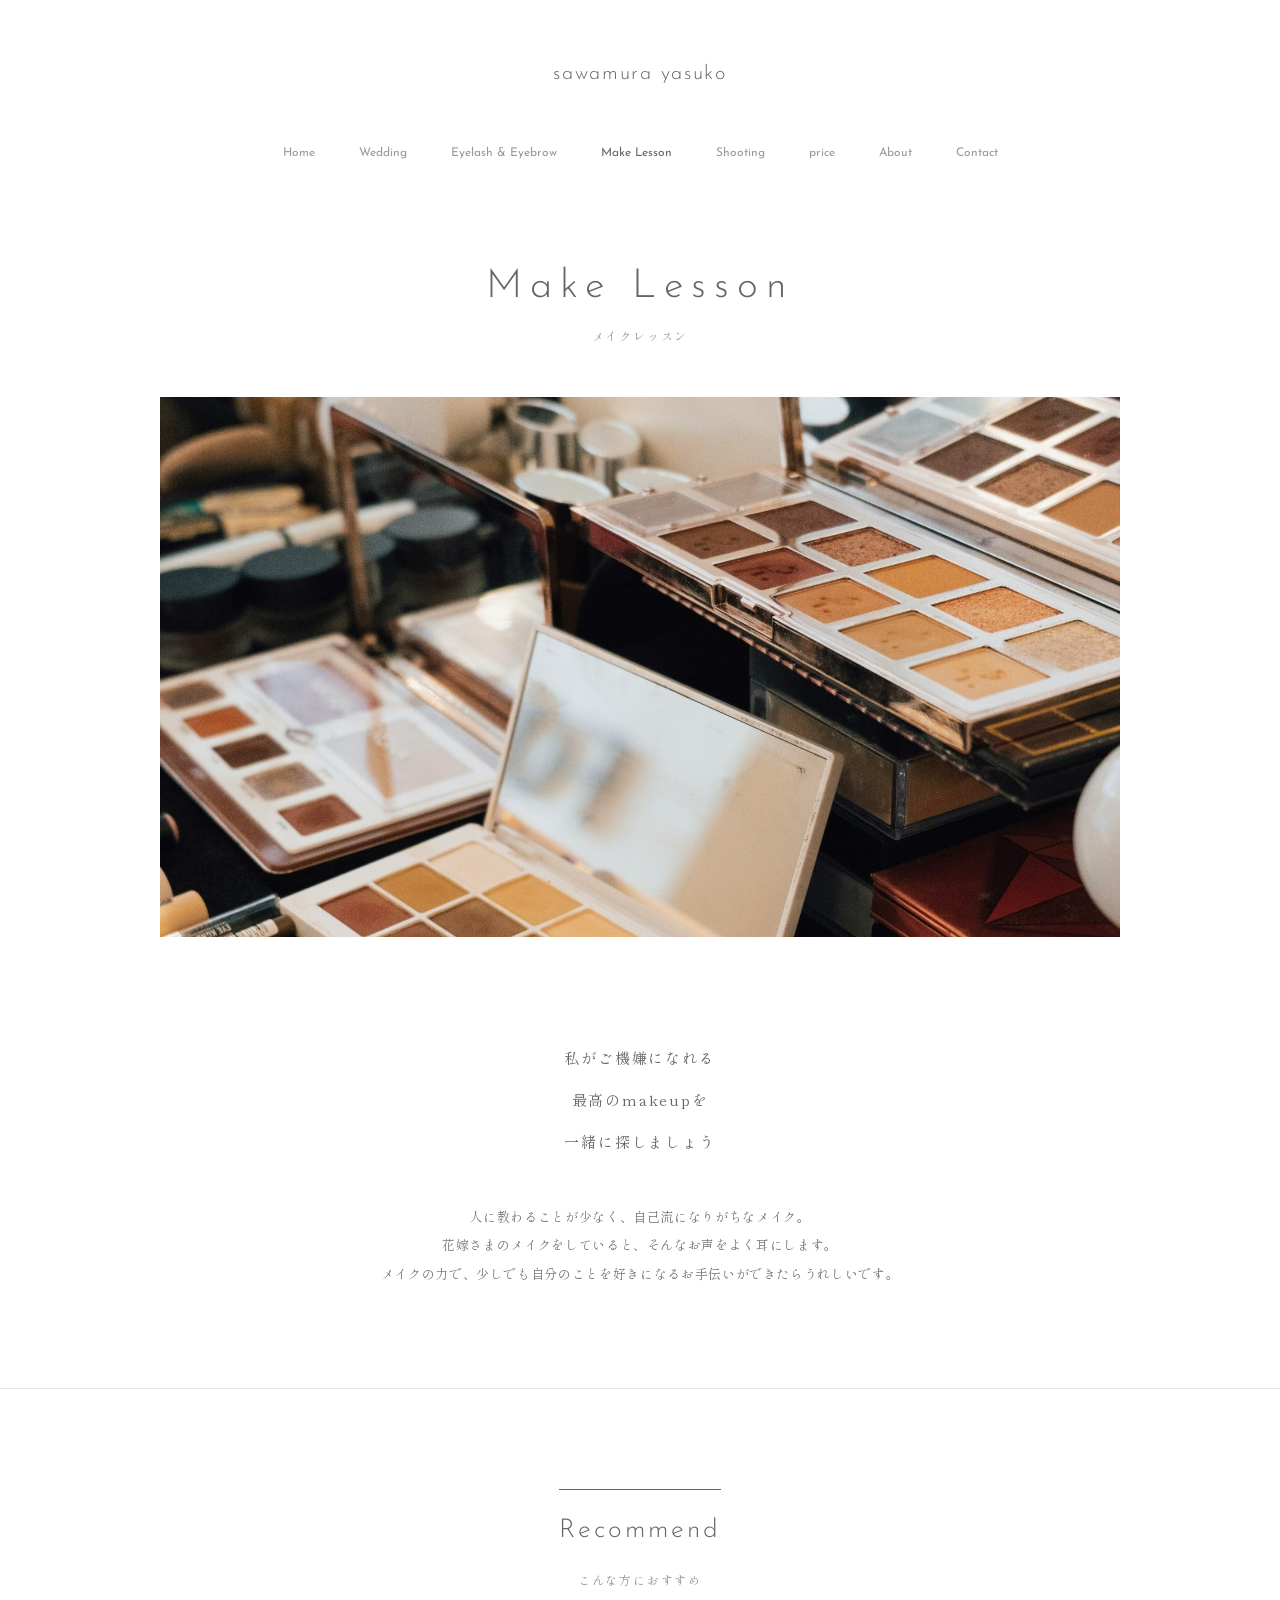
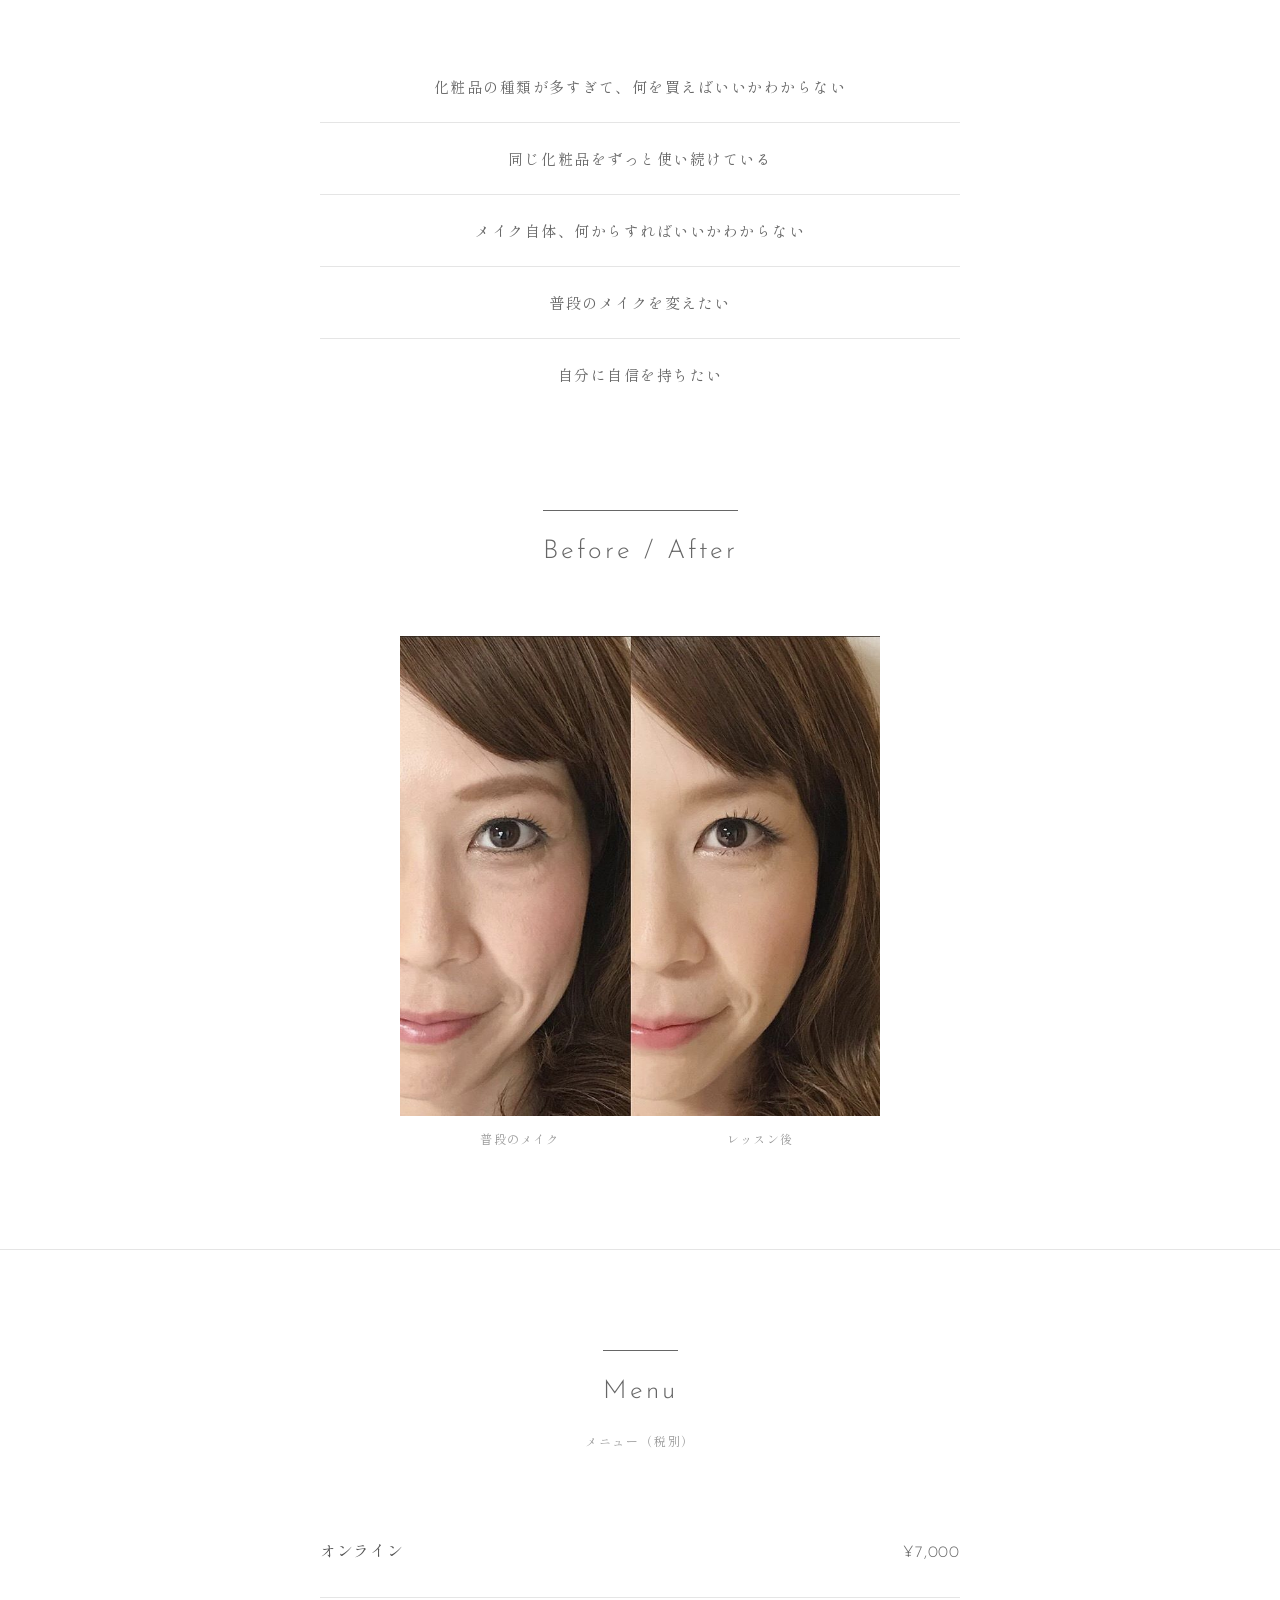
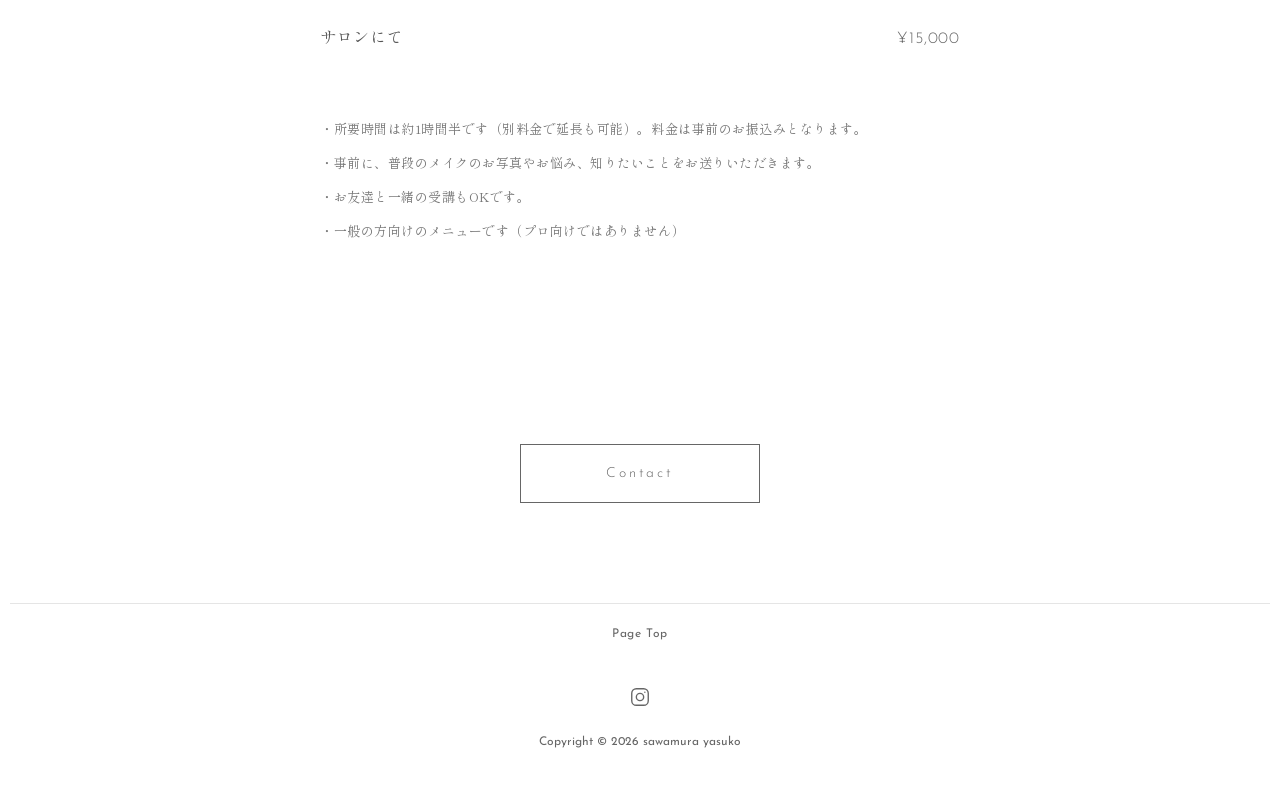
<file: lesson.html>
<!DOCTYPE html>
<html lang="ja">

<head>
  <meta charset="UTF-8">
  <meta name="viewport" content="width=device-width, initial-scale=1.0">
  <!-- 作りかけの間は検索に載せない（公開するときにこの行を消す） -->
  <meta name="robots" content="noindex, nofollow">
  <title>Make Lesson | sawamura yasuko hair&amp;make.</title>
  <meta name="description" content="メイクレッスン。オンライン・サロンにて。自己流になりがちなメイクを、一緒に見直しましょう。">

  <!-- フォント（index.html と同じ） -->
  <link rel="preconnect" href="https://fonts.googleapis.com">
  <link rel="preconnect" href="https://fonts.gstatic.com" crossorigin>
  <link
    href="https://fonts.googleapis.com/css2?family=Josefin+Sans:wght@300;400&family=Shippori+Mincho&family=Zen+Old+Mincho&family=Klee+One&family=Zen+Maru+Gothic:wght@300&display=swap"
    rel="stylesheet">

  <link rel="stylesheet" href="css/style.css">
</head>

<body>

  <!-- ===== ヘッダー（index.html と共通） ===== -->
  <header class="header">
    <p class="header__title">
      <a href="index.html">
        <span class="header__name">sawamura yasuko</span>
      </a>
    </p>

    <button class="menu-btn" aria-label="メニューを開く" aria-expanded="false" aria-controls="global-nav">
      <span></span><span></span><span></span>
    </button>

    <nav class="nav" id="global-nav">
      <ul class="nav__list">
        <li><a href="index.html">Home</a></li>
        <li><a href="wedding.html">Wedding</a></li>
        <li><a href="eyelash.html">Eyelash &amp; Eyebrow</a></li>
        <li><a href="lesson.html" class="is-current">Make Lesson</a></li>
        <li><a href="shooting.html">Shooting</a></li>
        <li><a href="price.html">price</a></li>
        <li><a href="about.html">About</a></li>
        <li><a href="contact.html">Contact</a></li>
      </ul>
    </nav>
  </header>

  <main>
    <!-- ===== 1. ページ名 ===== -->
    <section class="page-title">
      <h1 class="page-title__en">Make Lesson</h1>
      <p class="page-title__ja">メイクレッスン</p>
    </section>

    <!-- ===== 2. メイン写真（ほかの下層ページと同じ） ===== -->
    <section class="wedding-main">
      <img src="img/lesson/makelesson-top-crop.jpg" alt="メイク道具とアイシャドウパレット">
    </section>

    <!-- ===== 3. 紹介文＋説明 ===== -->
    <section class="wedding-intro">
      <p class="wedding-intro__text">
        私がご機嫌になれる<br>
        最高のmakeupを<br>
        一緒に探しましょう
      </p>
      <p class="intro-desc">
        <!-- スマホでは pc-br が消えるので、改行のところにスペースが入らないよう1行につなげて書く -->
        人に教わることが少なく、自己流になりがちなメイク。<br class="pc-br">花嫁さまのメイクをしていると、そんなお声をよく耳にします。<br
          class="pc-br">メイクの力で、少しでも自分のことを好きになるお手伝いができたらうれしいです。
      </p>
    </section>

    <!-- ===== 4. Recommend（こんな方におすすめ） ===== -->
    <section class="flow flow--open">
      <h2 class="heading"><span>Recommend</span></h2>
      <p class="flow__sub">こんな方におすすめ</p>

      <ul class="flow__list">
        <li class="recommend-list__item">化粧品の種類が多すぎて、<br class="sp-br">何を買えばいいかわからない</li>
        <li class="recommend-list__item">同じ化粧品をずっと使い続けている</li>
        <li class="recommend-list__item">メイク自体、何からすればいいかわからない</li>
        <li class="recommend-list__item">普段のメイクを変えたい</li>
        <li class="recommend-list__item">自分に自信を持ちたい</li>
      </ul>
    </section>

    <!-- ===== 5. Before / After ===== -->
    <section class="before-after">
      <h2 class="heading"><span>Before / After</span></h2>

      <figure class="before-after__figure">
        <img src="img/lesson/lesson-before-after.jpg" alt="普段のメイクとレッスン後のメイクの比較" loading="lazy">
        <figcaption class="before-after__caption">
          <span>普段のメイク</span>
          <span>レッスン後</span>
        </figcaption>
      </figure>
    </section>

    <!-- ===== 6. Menu（Eyelash ページと同じ形） ===== -->
    <section class="flow flow--open">
      <h2 class="heading"><span>Menu</span></h2>
      <p class="flow__sub">メニュー（税別）</p>

      <div class="flow__list">
        <ul class="menu-list">
          <li class="menu-list__item">
            <div class="menu-list__head">
              <h3 class="menu-list__name">オンライン</h3>
              <span class="menu-list__price">¥7,000</span>
            </div>
          </li>
          <li class="menu-list__item">
            <div class="menu-list__head">
              <h3 class="menu-list__name">サロンにて</h3>
              <span class="menu-list__price">¥15,000</span>
            </div>
          </li>
        </ul>

        <ul class="notice__list menu-notes">
          <li>・所要時間は約1時間半です（別料金で延長も可能）。料金は事前のお振込みとなります。</li>
          <li>・事前に、普段のメイクのお写真やお悩み、知りたいことをお送りいただきます。</li>
          <li>・お友達と一緒の受講もOKです。</li>
          <li>・一般の方向けのメニューです<br class="sp-br">（プロ向けではありません）</li>
        </ul>
      </div>
    </section>

    <!-- ===== 7. Contact ボタン ===== -->
    <section class="wedding-contact">
      <a href="contact.html" class="btn">Contact</a>
    </section>
  </main>

  <!-- ===== フッター（index.html と共通） ===== -->
  <footer class="footer">
    <a href="#" class="pagetop">Page Top</a>

    <a href="https://www.instagram.com/" class="footer__sns" target="_blank" rel="noopener" aria-label="Instagram">
      <svg viewBox="0 0 24 24" width="22" height="22" fill="none" stroke="currentColor" stroke-width="1.5">
        <rect x="3" y="3" width="18" height="18" rx="5" />
        <circle cx="12" cy="12" r="4" />
        <circle cx="17.3" cy="6.7" r="0.8" fill="currentColor" stroke="none" />
      </svg>
    </a>

    <p class="footer__copy">Copyright &copy; <span id="year">2026</span> sawamura yasuko</p>
  </footer>

  <!-- 拡大表示（ギャラリー用・index.html と共通） -->
  <div class="lightbox" aria-hidden="true">
    <button class="lightbox__close" aria-label="閉じる">&times;</button>
    <div class="lightbox__inner ph" data-label=""></div>
  </div>

  <script src="js/main.js"></script>
</body>

</html>
</file>
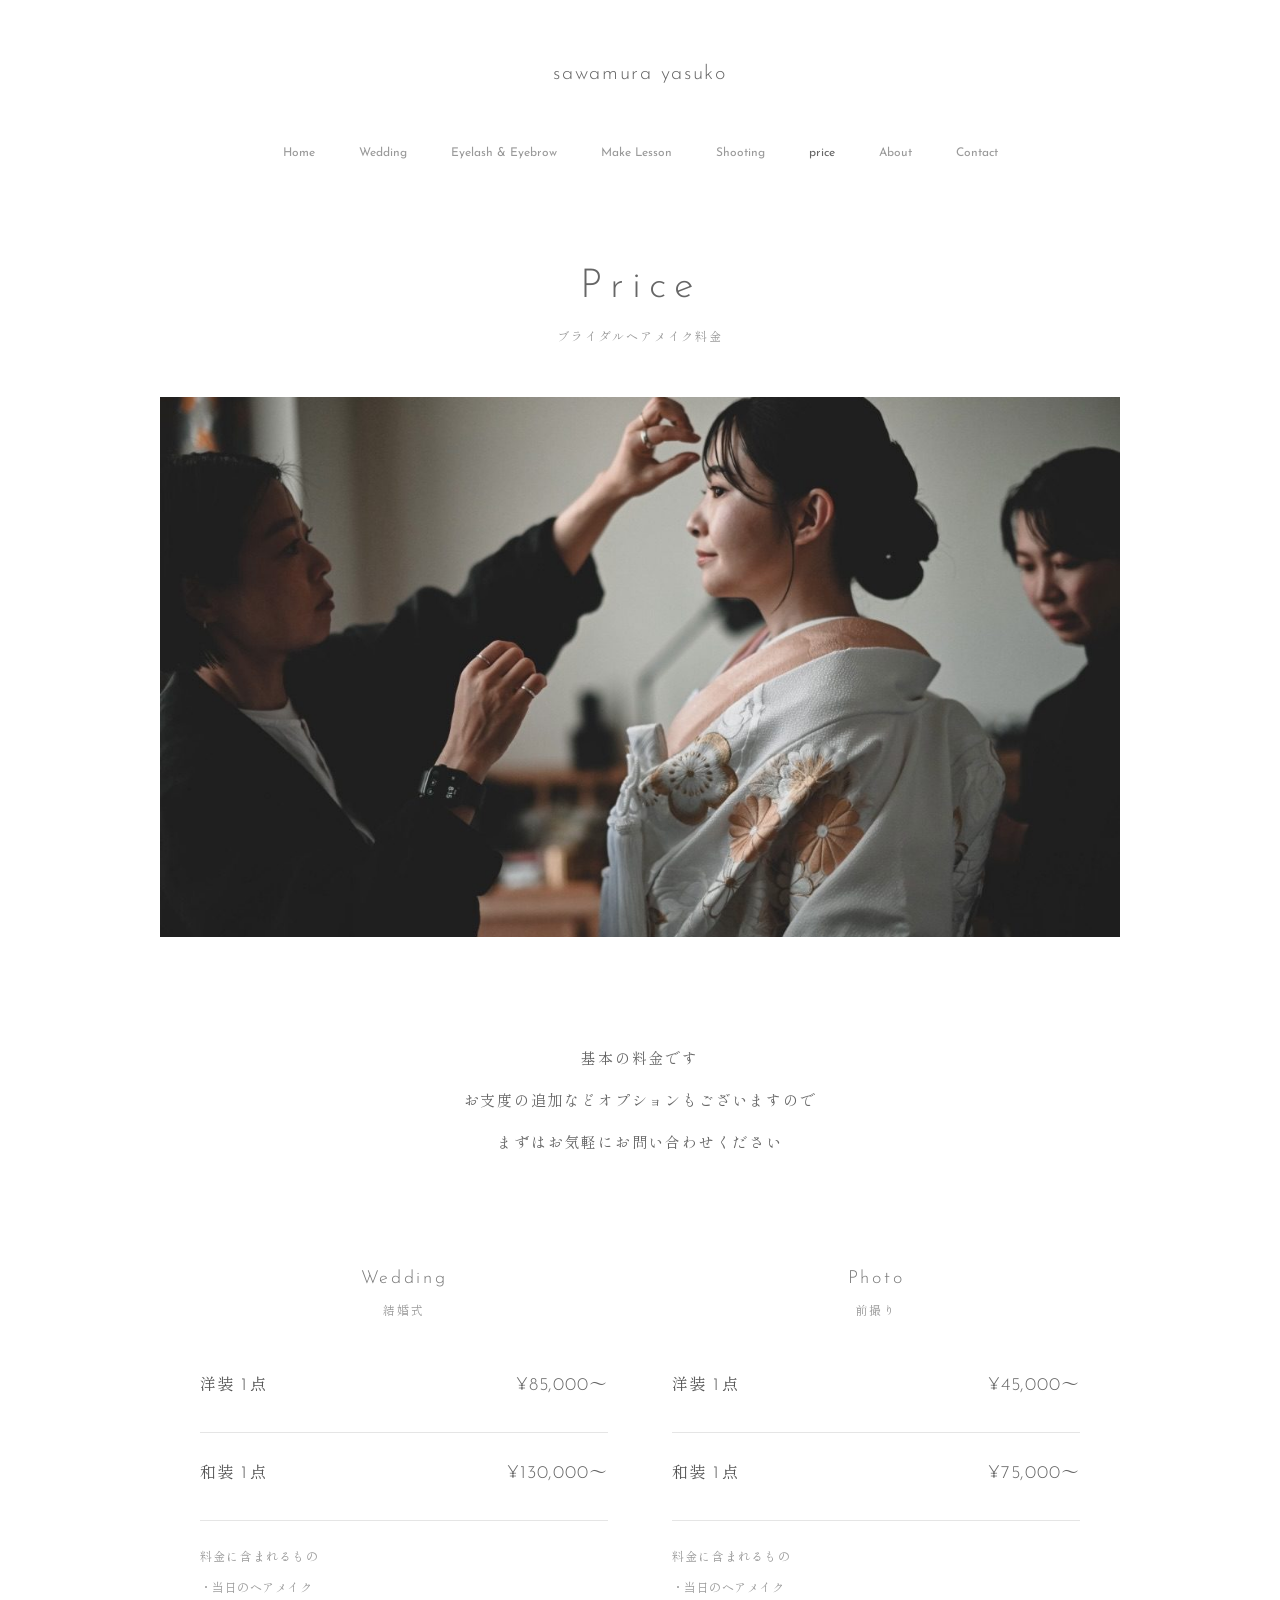
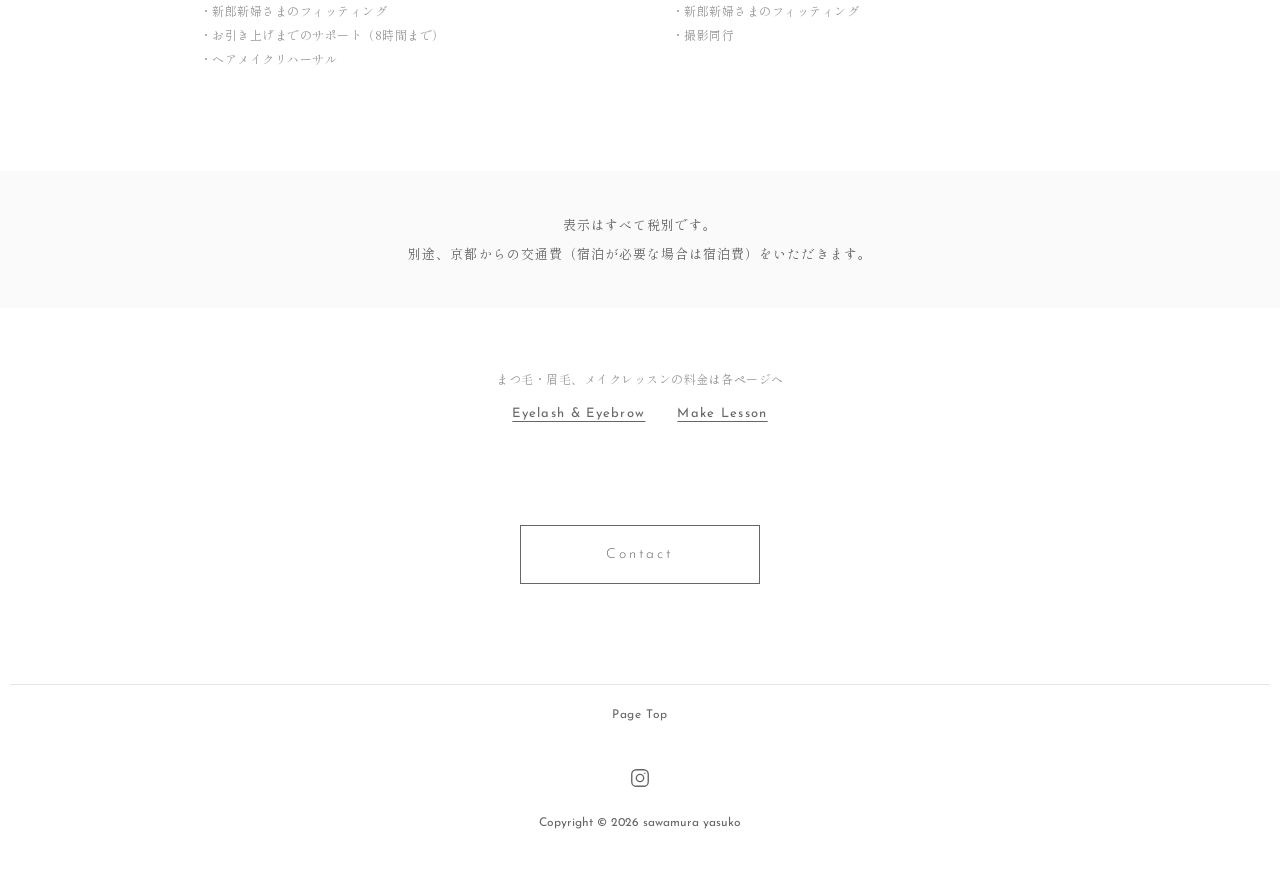
<file: price.html>
<!DOCTYPE html>
<html lang="ja">
<head>
  <meta charset="UTF-8">
  <meta name="viewport" content="width=device-width, initial-scale=1.0">
  <!-- 作りかけの間は検索に載せない（公開するときにこの行を消す） -->
  <meta name="robots" content="noindex, nofollow">
  <title>price | sawamura yasuko hair&amp;make.</title>
  <meta name="description" content="ブライダルヘアメイクの料金。結婚式・前撮りの基本料金です。">

  <!-- フォント（index.html と同じ） -->
  <link rel="preconnect" href="https://fonts.googleapis.com">
  <link rel="preconnect" href="https://fonts.gstatic.com" crossorigin>
  <link href="https://fonts.googleapis.com/css2?family=Josefin+Sans:wght@300;400&family=Shippori+Mincho&family=Zen+Old+Mincho&family=Klee+One&family=Zen+Maru+Gothic:wght@300&display=swap" rel="stylesheet">

  <link rel="stylesheet" href="css/style.css">
</head>
<body>

  <!-- ===== ヘッダー（index.html と共通） ===== -->
  <header class="header">
    <p class="header__title">
      <a href="index.html">
        <span class="header__name">sawamura yasuko</span>
      </a>
    </p>

    <button class="menu-btn" aria-label="メニューを開く" aria-expanded="false" aria-controls="global-nav">
      <span></span><span></span><span></span>
    </button>

    <nav class="nav" id="global-nav">
      <ul class="nav__list">
        <li><a href="index.html">Home</a></li>
        <li><a href="wedding.html">Wedding</a></li>
        <li><a href="eyelash.html">Eyelash &amp; Eyebrow</a></li>
        <li><a href="lesson.html">Make Lesson</a></li>
        <li><a href="shooting.html">Shooting</a></li>
        <li><a href="price.html" class="is-current">price</a></li>
        <li><a href="about.html">About</a></li>
        <li><a href="contact.html">Contact</a></li>
      </ul>
    </nav>
  </header>

  <main>
    <!-- ===== 1. ページ名（メニュー表記は小文字の price のまま） ===== -->
    <section class="page-title">
      <h1 class="page-title__en">Price</h1>
      <p class="page-title__ja">ブライダルヘアメイク料金</p>
    </section>

    <!-- ===== 2. メイン写真 ===== -->
    <section class="wedding-main">
      <img src="img/price/price-main.jpg" alt="ブライダルヘアメイクの様子">
    </section>

    <!-- ===== 3. 紹介文 ===== -->
    <section class="wedding-intro">
      <p class="wedding-intro__text">
        基本の料金です<br>
        お支度の追加などオプションもございますので<br>
        まずはお気軽にお問い合わせください
      </p>
    </section>

    <!-- ===== 4. 料金（PCは2列・スマホは縦に並べる） ===== -->
    <section class="price-cols">
      <!-- 左：Wedding（結婚式） -->
      <div class="price-col">
        <h2 class="sub-heading">Wedding</h2>
        <p class="price-col__ja">結婚式</p>

        <ul class="menu-list">
          <li class="menu-list__item">
            <div class="menu-list__head">
              <h3 class="menu-list__name">洋装 <span class="num">1</span>点</h3>
              <span class="menu-list__price menu-list__price--lg">¥85,000〜</span>
            </div>
          </li>
          <li class="menu-list__item">
            <div class="menu-list__head">
              <h3 class="menu-list__name">和装 <span class="num">1</span>点</h3>
              <span class="menu-list__price menu-list__price--lg">¥130,000〜</span>
            </div>
          </li>
        </ul>

        <p class="price-col__label">料金に含まれるもの</p>
        <ul class="price-col__includes">
          <li>当日のヘアメイク</li>
          <li>新郎新婦さまのフィッティング</li>
          <li>お引き上げまでのサポート（8時間まで）</li>
          <li>ヘアメイクリハーサル</li>
        </ul>
      </div>

      <!-- 右：Photo（前撮り） -->
      <div class="price-col">
        <h2 class="sub-heading">Photo</h2>
        <p class="price-col__ja">前撮り</p>

        <ul class="menu-list">
          <li class="menu-list__item">
            <div class="menu-list__head">
              <h3 class="menu-list__name">洋装 <span class="num">1</span>点</h3>
              <span class="menu-list__price menu-list__price--lg">¥45,000〜</span>
            </div>
          </li>
          <li class="menu-list__item">
            <div class="menu-list__head">
              <h3 class="menu-list__name">和装 <span class="num">1</span>点</h3>
              <span class="menu-list__price menu-list__price--lg">¥75,000〜</span>
            </div>
          </li>
        </ul>

        <p class="price-col__label">料金に含まれるもの</p>
        <ul class="price-col__includes">
          <li>当日のヘアメイク</li>
          <li>新郎新婦さまのフィッティング</li>
          <li>撮影同行</li>
        </ul>
      </div>
    </section>

    <!-- ===== 5. 税・交通費のお知らせ（うっすらグレーの帯） ===== -->
    <section class="price-note">
      <p>
        表示はすべて税別です。<br>
        別途、京都からの交通費<br class="sp-br">（宿泊が必要な場合は宿泊費）をいただきます。
      </p>
    </section>

    <!-- ===== 6. ほかのページの料金へのリンク ===== -->
    <section class="price-links">
      <p>まつ毛・眉毛、メイクレッスンの料金は各ページへ</p>
      <p class="price-links__list">
        <a href="eyelash.html" class="text-link">Eyelash &amp; Eyebrow</a>
        <a href="lesson.html" class="text-link">Make Lesson</a>
      </p>
    </section>

    <!-- ===== 7. Contact ボタン ===== -->
    <section class="wedding-contact">
      <a href="contact.html" class="btn">Contact</a>
    </section>
  </main>

  <!-- ===== フッター（index.html と共通） ===== -->
  <footer class="footer">
    <a href="#" class="pagetop">Page Top</a>

    <a href="https://www.instagram.com/" class="footer__sns" target="_blank" rel="noopener" aria-label="Instagram">
      <svg viewBox="0 0 24 24" width="22" height="22" fill="none" stroke="currentColor" stroke-width="1.5">
        <rect x="3" y="3" width="18" height="18" rx="5"/>
        <circle cx="12" cy="12" r="4"/>
        <circle cx="17.3" cy="6.7" r="0.8" fill="currentColor" stroke="none"/>
      </svg>
    </a>

    <p class="footer__copy">Copyright &copy; <span id="year">2026</span> sawamura yasuko</p>
  </footer>

  <!-- 拡大表示（ギャラリー用・index.html と共通） -->
  <div class="lightbox" aria-hidden="true">
    <button class="lightbox__close" aria-label="閉じる">&times;</button>
    <div class="lightbox__inner ph" data-label=""></div>
  </div>

  <script src="js/main.js"></script>
</body>
</html>
</file>
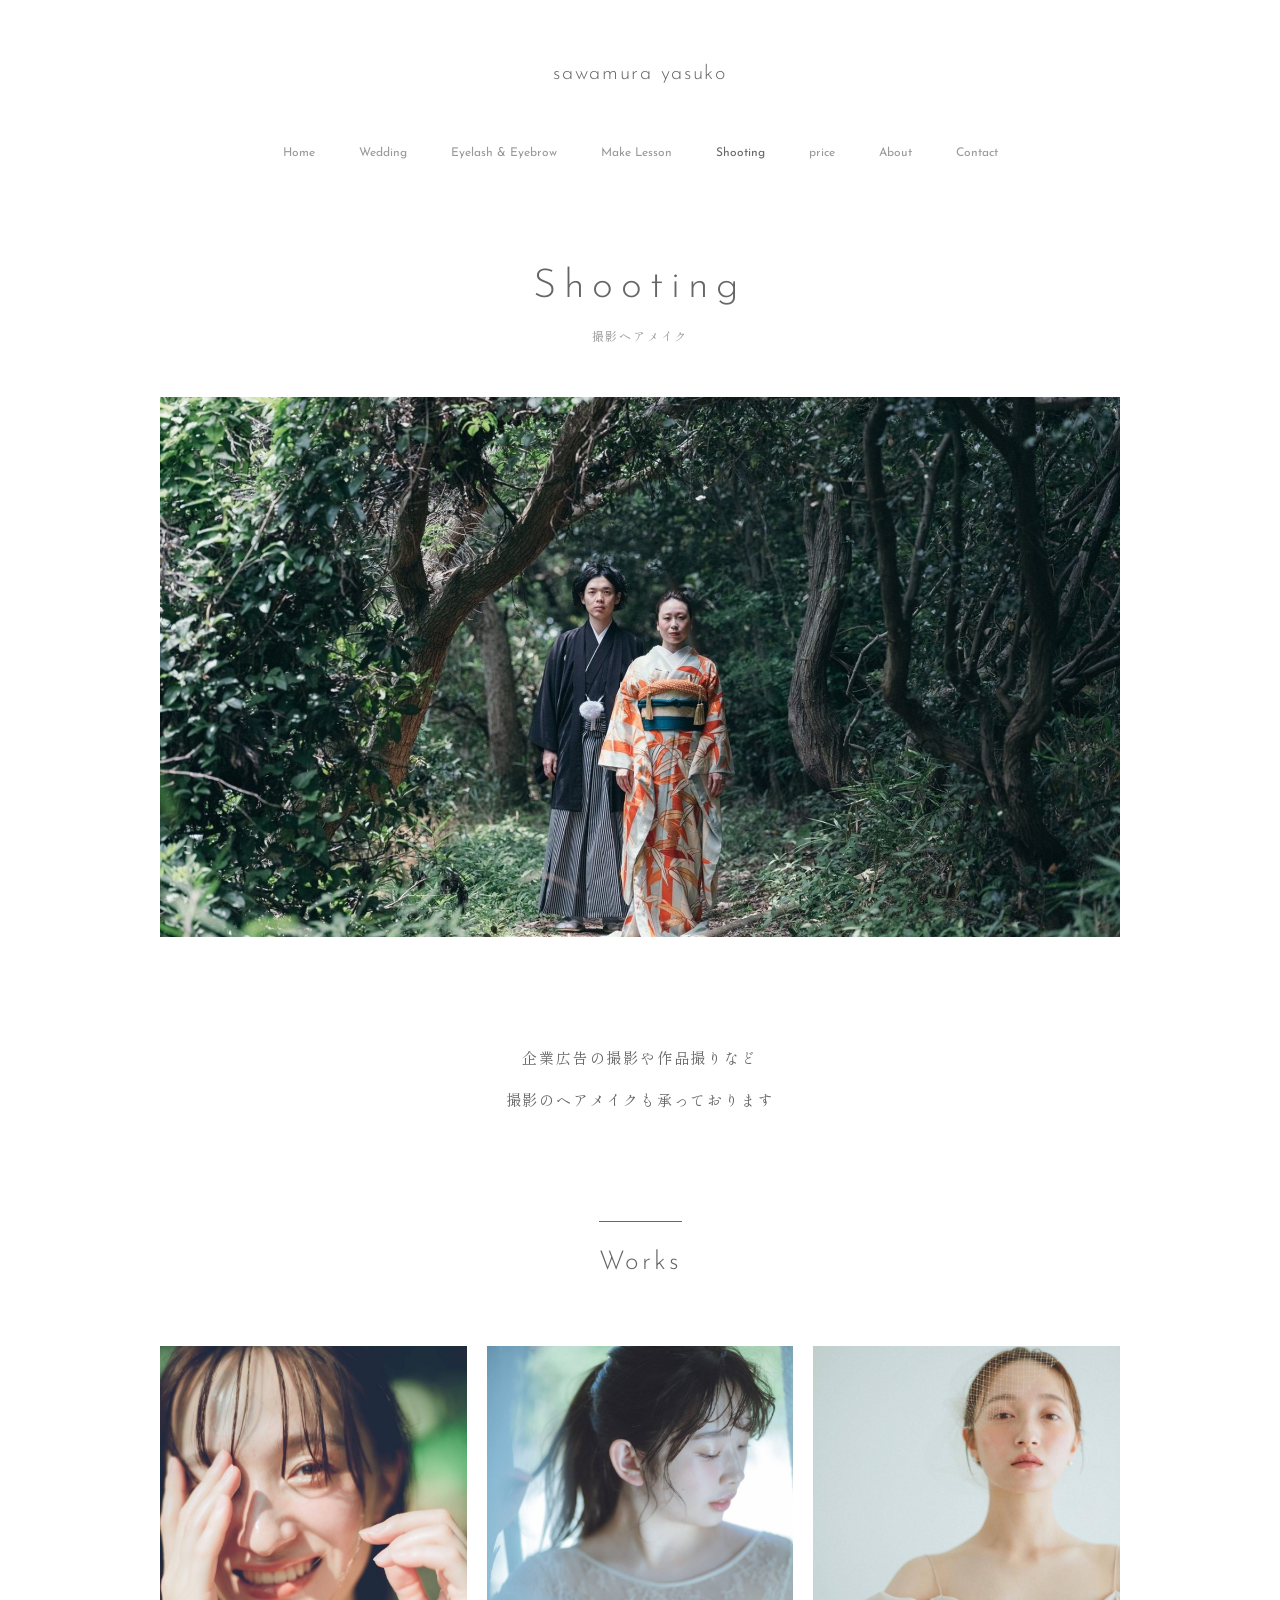
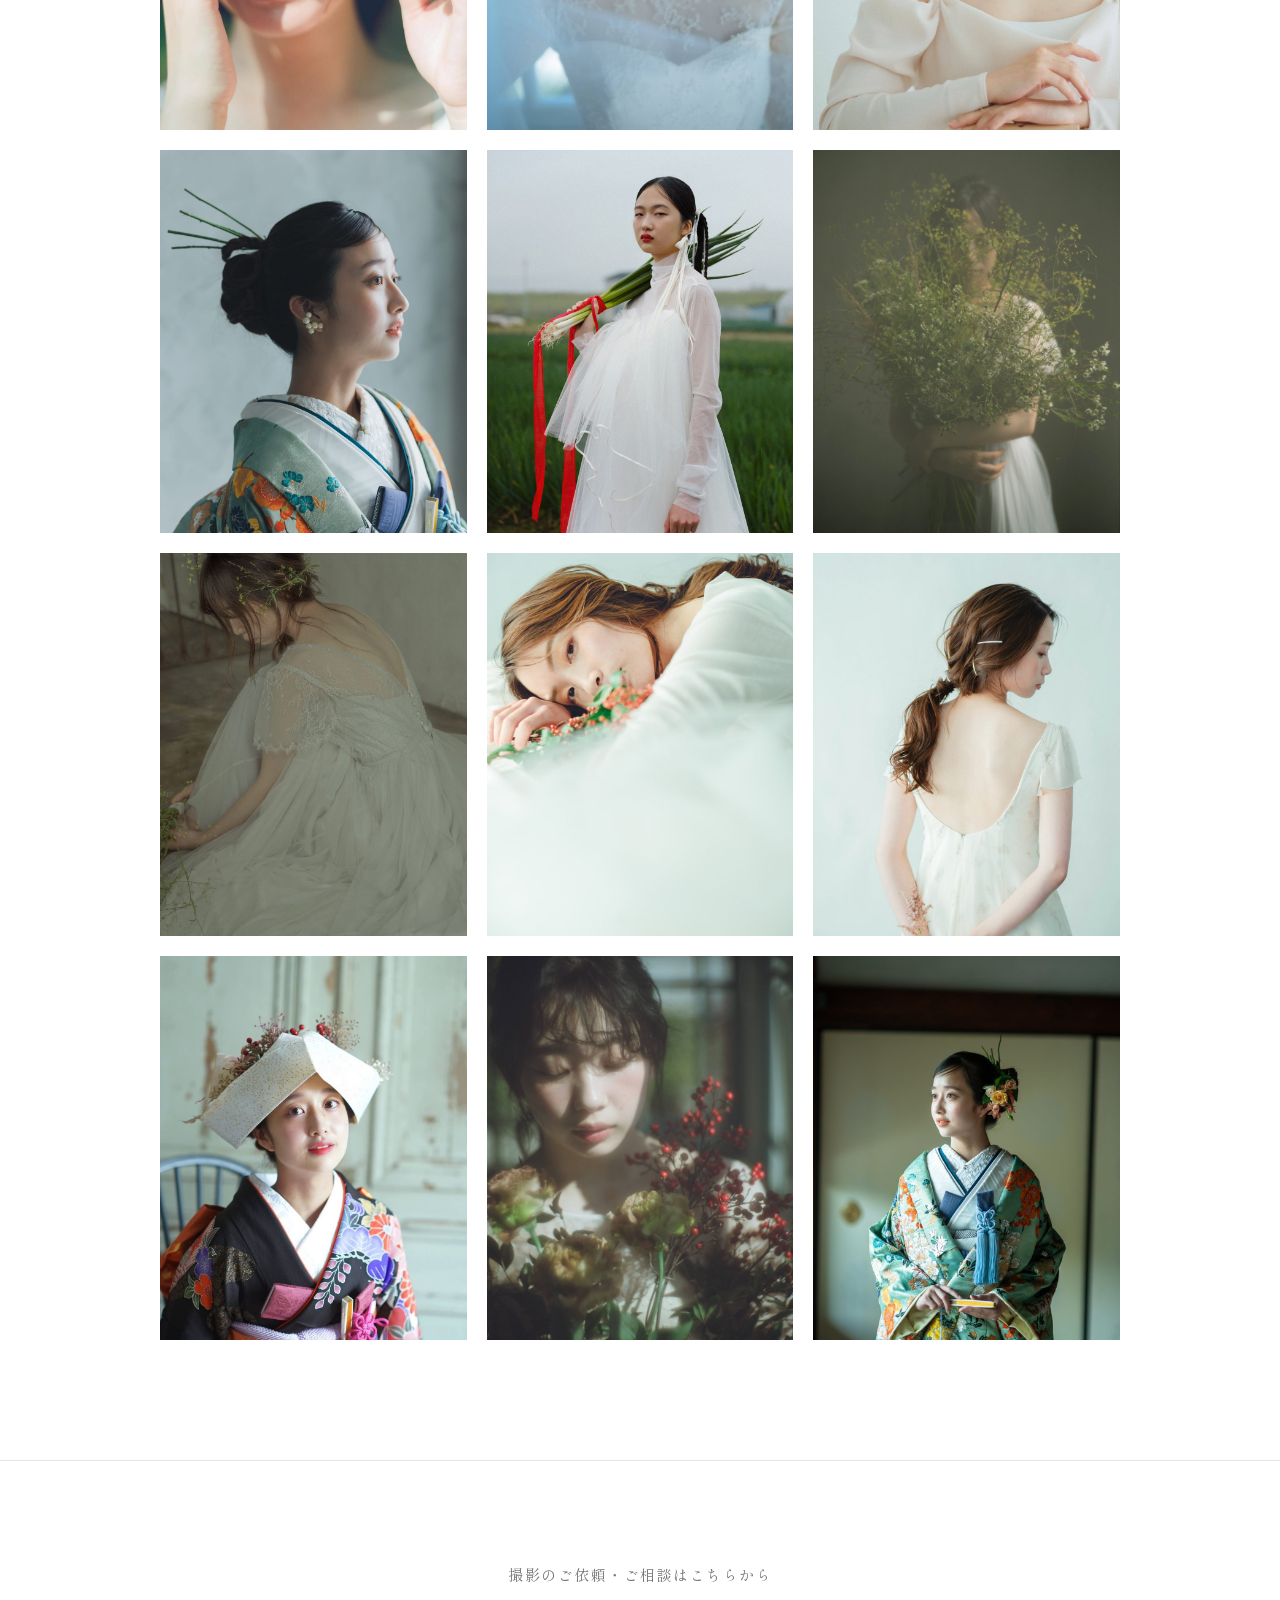
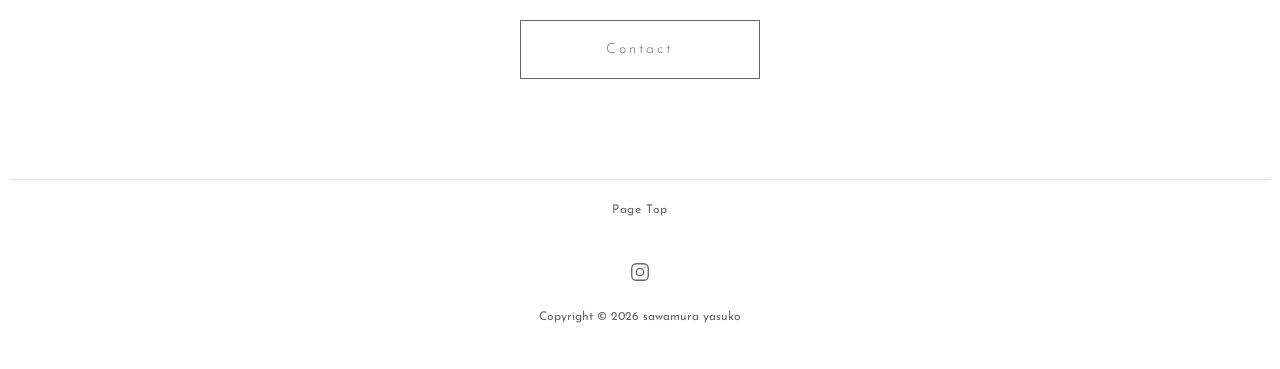
<file: shooting.html>
<!DOCTYPE html>
<html lang="ja">
<head>
  <meta charset="UTF-8">
  <meta name="viewport" content="width=device-width, initial-scale=1.0">
  <!-- 作りかけの間は検索に載せない（公開するときにこの行を消す） -->
  <meta name="robots" content="noindex, nofollow">
  <title>Shooting | sawamura yasuko hair&amp;make.</title>
  <meta name="description" content="撮影ヘアメイク。企業広告の撮影や作品撮りなど、撮影のヘアメイクも承っております。">

  <!-- フォント（index.html と同じ） -->
  <link rel="preconnect" href="https://fonts.googleapis.com">
  <link rel="preconnect" href="https://fonts.gstatic.com" crossorigin>
  <link href="https://fonts.googleapis.com/css2?family=Josefin+Sans:wght@300;400&family=Shippori+Mincho&family=Zen+Old+Mincho&family=Klee+One&family=Zen+Maru+Gothic:wght@300&display=swap" rel="stylesheet">

  <link rel="stylesheet" href="css/style.css">
</head>
<body>

  <!-- ===== ヘッダー（index.html と共通） ===== -->
  <header class="header">
    <p class="header__title">
      <a href="index.html">
        <span class="header__name">sawamura yasuko</span>
      </a>
    </p>

    <button class="menu-btn" aria-label="メニューを開く" aria-expanded="false" aria-controls="global-nav">
      <span></span><span></span><span></span>
    </button>

    <nav class="nav" id="global-nav">
      <ul class="nav__list">
        <li><a href="index.html">Home</a></li>
        <li><a href="wedding.html">Wedding</a></li>
        <li><a href="eyelash.html">Eyelash &amp; Eyebrow</a></li>
        <li><a href="lesson.html">Make Lesson</a></li>
        <li><a href="shooting.html" class="is-current">Shooting</a></li>
        <li><a href="price.html">price</a></li>
        <li><a href="about.html">About</a></li>
        <li><a href="contact.html">Contact</a></li>
      </ul>
    </nav>
  </header>

  <main>
    <!-- ===== 1. ページ名 ===== -->
    <section class="page-title">
      <h1 class="page-title__en">Shooting</h1>
      <p class="page-title__ja">撮影ヘアメイク</p>
    </section>

    <!-- ===== 2. メイン写真 ===== -->
    <section class="wedding-main">
      <img src="img/shooting/shooting-main.jpg" alt="撮影ヘアメイクの作品">
    </section>

    <!-- ===== 3. 紹介文 ===== -->
    <section class="wedding-intro">
      <p class="wedding-intro__text">
        企業広告の撮影や作品撮りなど<br>
        撮影のヘアメイクも承っております
      </p>
    </section>

    <!-- ===== 4. Works（Wedding の Hair Style と同じ・クリックで拡大） ===== -->
    <section class="gallery wedding-hair">
      <h2 class="heading"><span>Works</span></h2>

      <ul class="gallery__list">
        <li><button><img src="img/shooting/works-01.jpg" alt="撮影作品 1" loading="lazy"></button></li>
        <li><button><img src="img/shooting/works-02.jpg" alt="撮影作品 2" loading="lazy"></button></li>
        <li><button><img src="img/shooting/works-03.jpg" alt="撮影作品 3" loading="lazy"></button></li>
        <li><button><img src="img/shooting/works-04.jpg" alt="撮影作品 4" loading="lazy"></button></li>
        <li><button><img src="img/shooting/works-05.jpg" alt="撮影作品 5" loading="lazy"></button></li>
        <li><button><img src="img/shooting/works-06.jpg" alt="撮影作品 6" loading="lazy"></button></li>
        <li><button><img src="img/shooting/works-07.jpg" alt="撮影作品 7" loading="lazy"></button></li>
        <li><button><img src="img/shooting/works-08.jpg" alt="撮影作品 8" loading="lazy"></button></li>
        <li><button><img src="img/shooting/works-09.jpg" alt="撮影作品 9" loading="lazy"></button></li>
        <li><button><img src="img/shooting/works-10.jpg" alt="撮影作品 10" loading="lazy"></button></li>
        <li><button><img src="img/shooting/works-11.jpg" alt="撮影作品 11" loading="lazy"></button></li>
        <li><button><img src="img/shooting/works-12.jpg" alt="撮影作品 12" loading="lazy"></button></li>
      </ul>
    </section>

    <!-- ===== 5. ご依頼の案内＋Contact ボタン（上に区切り線） ===== -->
    <section class="wedding-contact wedding-contact--line">
      <p class="contact-lead">撮影のご依頼・ご相談はこちらから</p>
      <a href="contact.html" class="btn">Contact</a>
    </section>
  </main>

  <!-- ===== フッター（index.html と共通） ===== -->
  <footer class="footer">
    <a href="#" class="pagetop">Page Top</a>

    <a href="https://www.instagram.com/" class="footer__sns" target="_blank" rel="noopener" aria-label="Instagram">
      <svg viewBox="0 0 24 24" width="22" height="22" fill="none" stroke="currentColor" stroke-width="1.5">
        <rect x="3" y="3" width="18" height="18" rx="5"/>
        <circle cx="12" cy="12" r="4"/>
        <circle cx="17.3" cy="6.7" r="0.8" fill="currentColor" stroke="none"/>
      </svg>
    </a>

    <p class="footer__copy">Copyright &copy; <span id="year">2026</span> sawamura yasuko</p>
  </footer>

  <!-- 拡大表示（ギャラリー用・index.html と共通） -->
  <div class="lightbox" aria-hidden="true">
    <button class="lightbox__close" aria-label="閉じる">&times;</button>
    <div class="lightbox__inner ph" data-label=""></div>
  </div>

  <script src="js/main.js"></script>
</body>
</html>
</file>
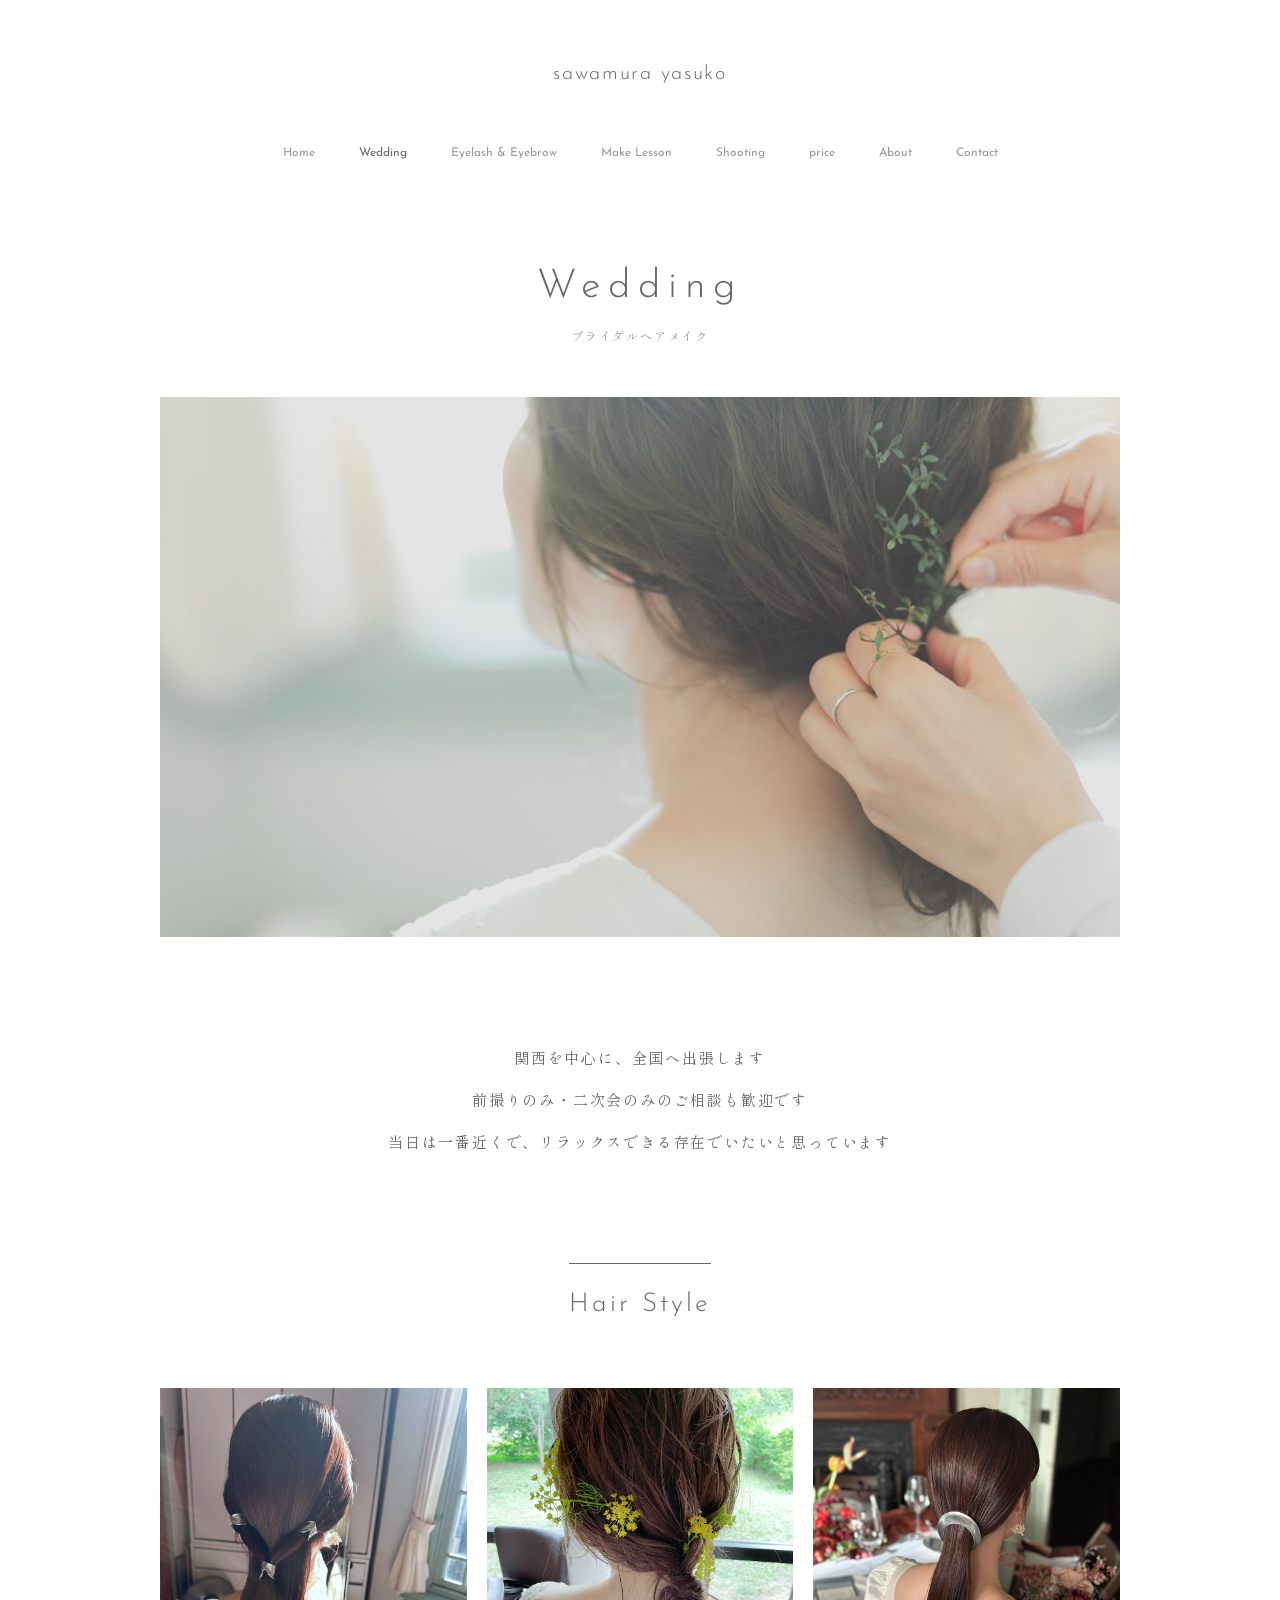
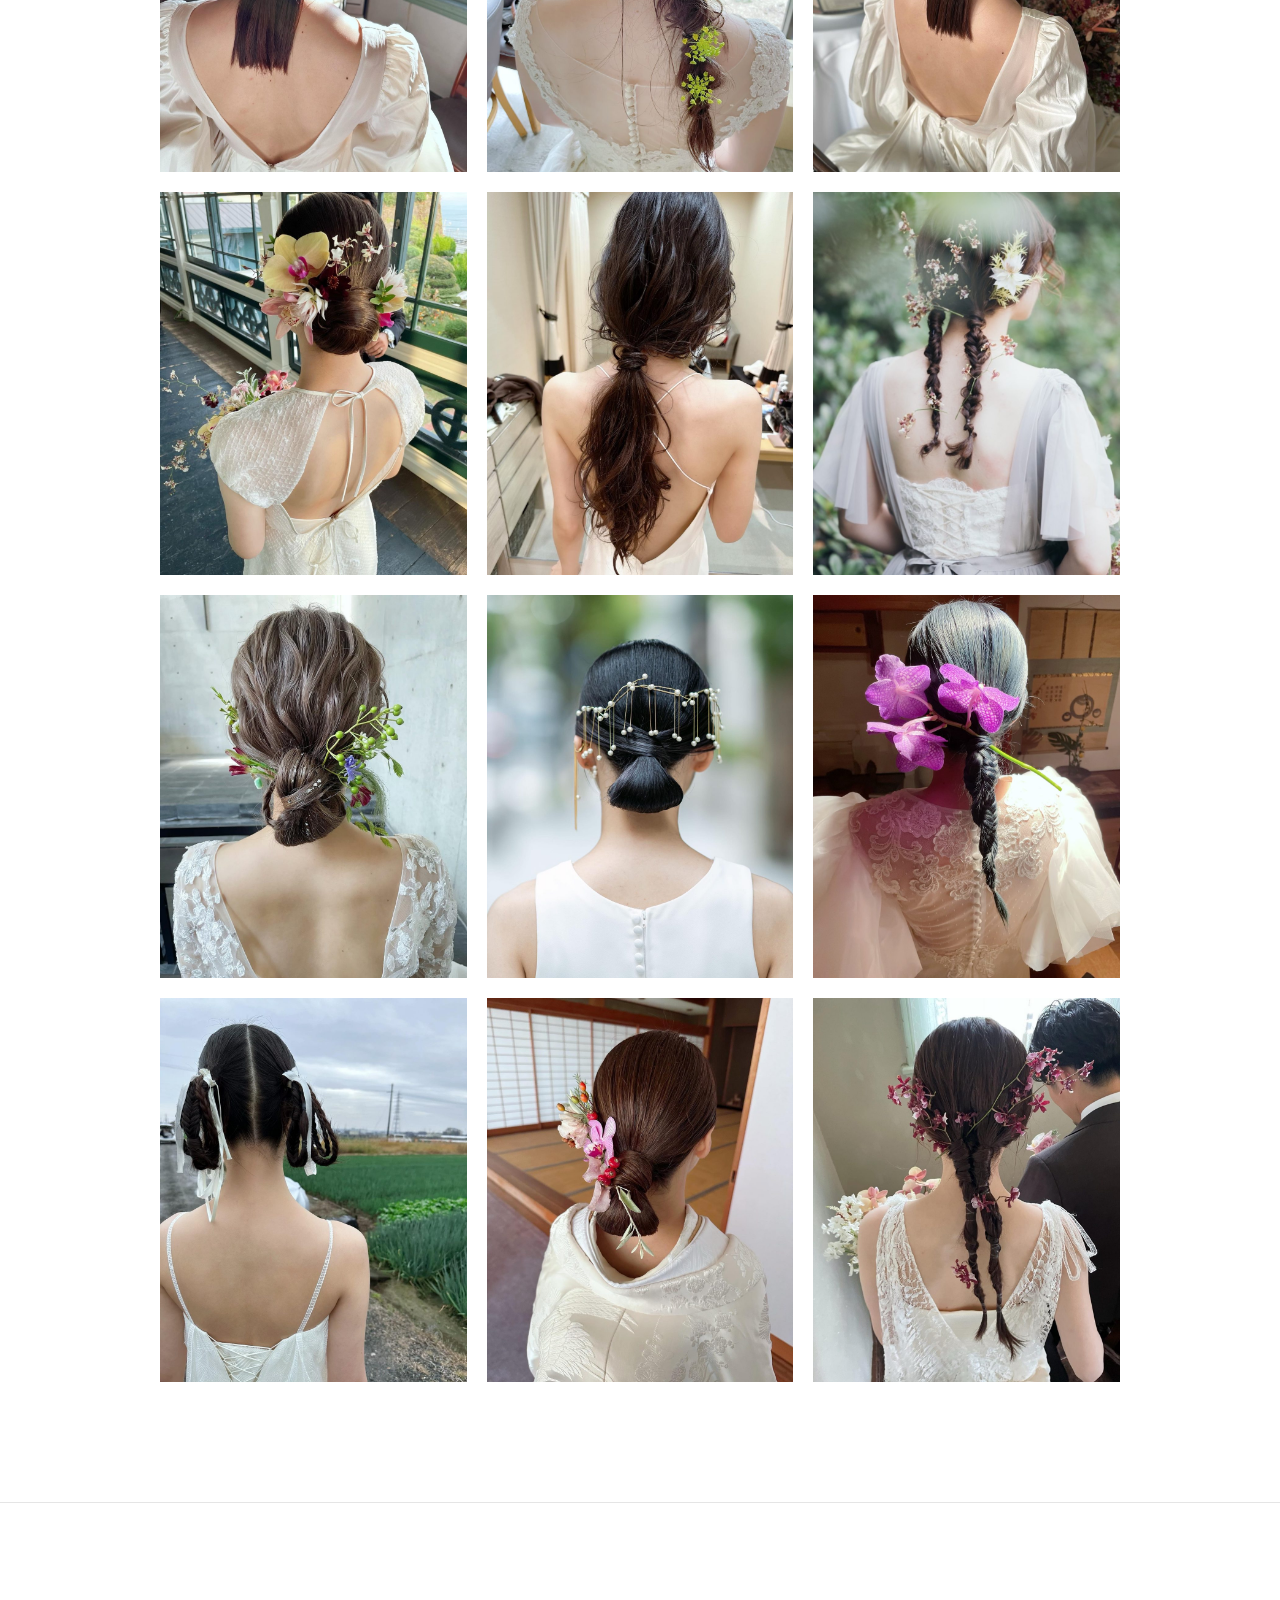
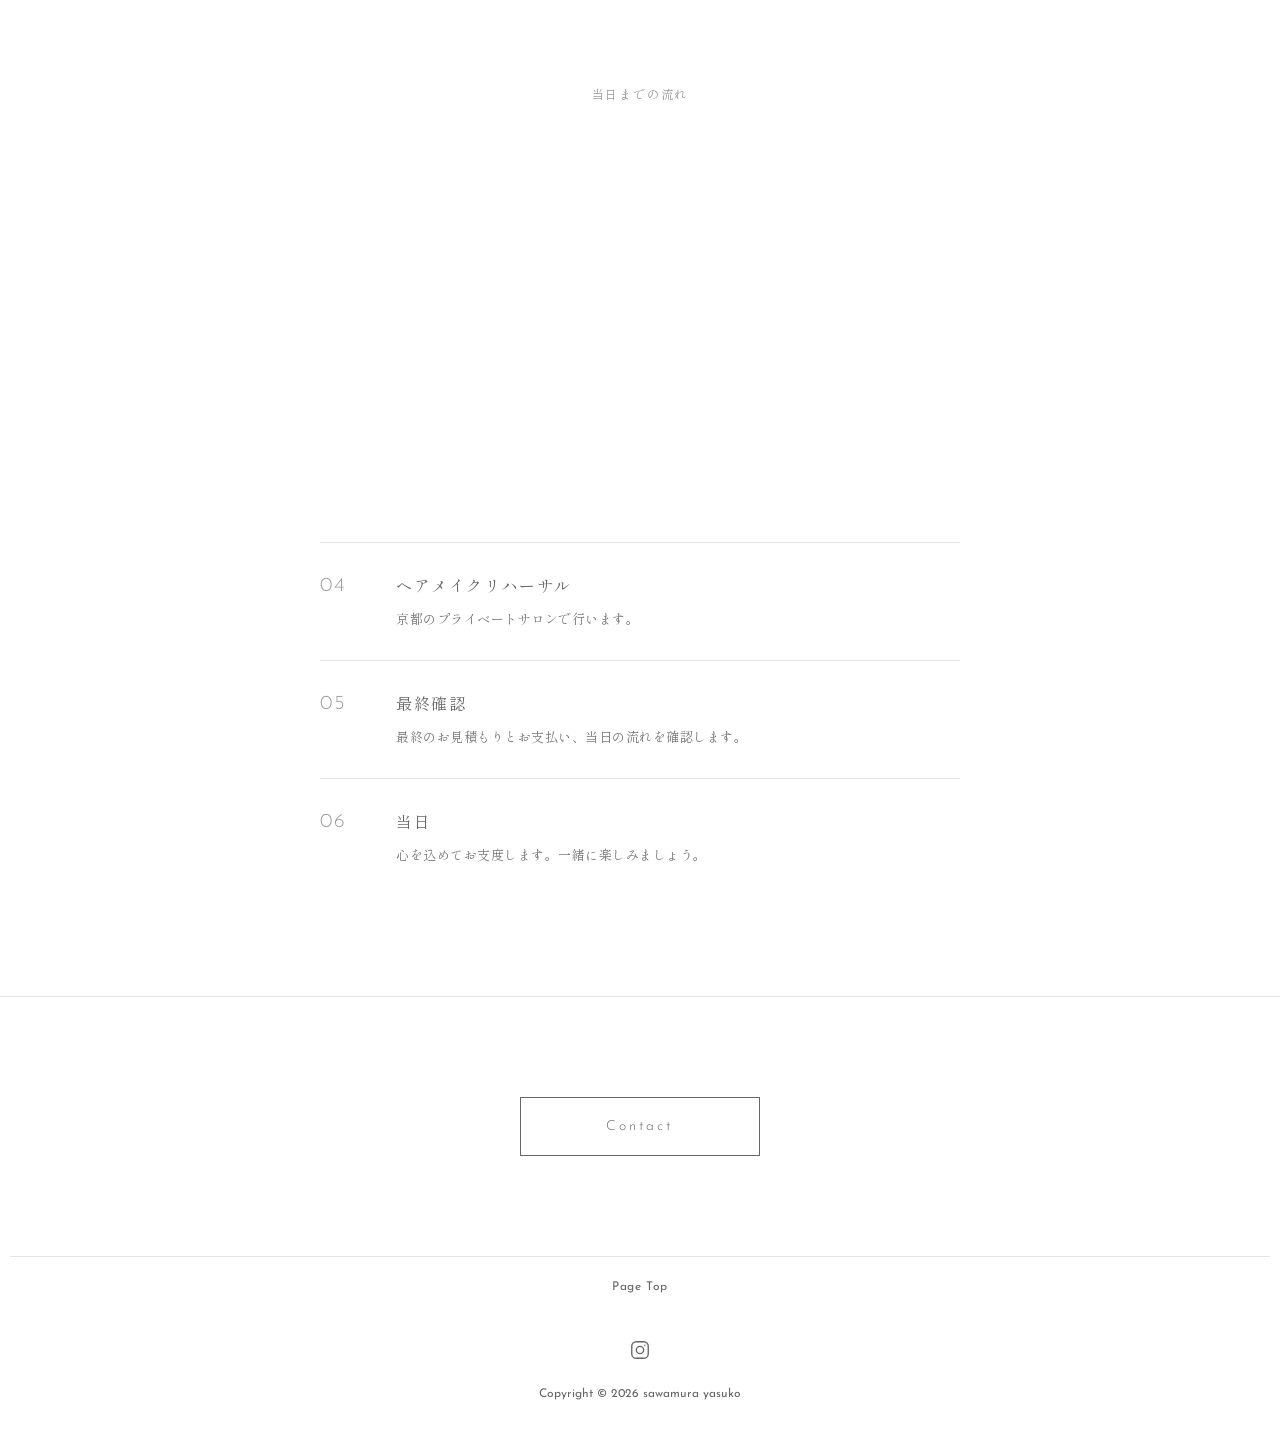
<file: wedding.html>
<!DOCTYPE html>
<html lang="ja">
<head>
  <meta charset="UTF-8">
  <meta name="viewport" content="width=device-width, initial-scale=1.0">
  <!-- 作りかけの間は検索に載せない（公開するときにこの行を消す） -->
  <meta name="robots" content="noindex, nofollow">
  <title>Wedding | sawamura yasuko hair&amp;make.</title>
  <meta name="description" content="ブライダルヘアメイク。関西を中心に全国へ出張します。前撮りのみ・二次会のみのご相談も歓迎です。">

  <!-- フォント（index.html と同じ） -->
  <link rel="preconnect" href="https://fonts.googleapis.com">
  <link rel="preconnect" href="https://fonts.gstatic.com" crossorigin>
  <link href="https://fonts.googleapis.com/css2?family=Josefin+Sans:wght@300;400&family=Shippori+Mincho&family=Zen+Old+Mincho&family=Klee+One&family=Zen+Maru+Gothic:wght@300&display=swap" rel="stylesheet">

  <link rel="stylesheet" href="css/style.css">
</head>
<body>

  <!-- ===== ヘッダー（index.html と共通） ===== -->
  <header class="header">
    <p class="header__title">
      <a href="index.html">
        <span class="header__name">sawamura yasuko</span>
      </a>
    </p>

    <button class="menu-btn" aria-label="メニューを開く" aria-expanded="false" aria-controls="global-nav">
      <span></span><span></span><span></span>
    </button>

    <nav class="nav" id="global-nav">
      <ul class="nav__list">
        <li><a href="index.html">Home</a></li>
        <li><a href="wedding.html" class="is-current">Wedding</a></li>
        <li><a href="eyelash.html">Eyelash &amp; Eyebrow</a></li>
        <li><a href="lesson.html">Make Lesson</a></li>
        <li><a href="shooting.html">Shooting</a></li>
        <li><a href="price.html">price</a></li>
        <li><a href="about.html">About</a></li>
        <li><a href="contact.html">Contact</a></li>
      </ul>
    </nav>
  </header>

  <main>
    <!-- ===== 1. ページ名 ===== -->
    <section class="page-title">
      <h1 class="page-title__en">Wedding</h1>
      <p class="page-title__ja">ブライダルヘアメイク</p>
    </section>

    <!-- ===== 2. メイン写真 ===== -->
    <section class="wedding-main">
      <img src="img/wedding/wedding-main.jpg" alt="ブライダルヘアメイクの様子">
    </section>

    <!-- ===== 3. 紹介文 ===== -->
    <section class="wedding-intro">
      <p class="wedding-intro__text">
        関西を中心に、全国へ出張します<br>
        前撮りのみ・二次会のみのご相談も歓迎です<br>
        当日は一番近くで、<br class="sp-br">リラックスできる存在でいたいと思っています
      </p>
    </section>

    <!-- ===== 4. Hair Style（写真12枚・クリックで拡大） ===== -->
    <section class="gallery wedding-hair">
      <h2 class="heading"><span>Hair Style</span></h2>

      <ul class="gallery__list">
        <li><button><img src="img/wedding/hair-01.jpg" alt="ヘアスタイル 1" loading="lazy"></button></li>
        <li><button><img src="img/wedding/hair-02.jpg" alt="ヘアスタイル 2" loading="lazy"></button></li>
        <li><button><img src="img/wedding/hair-03.jpg" alt="ヘアスタイル 3" loading="lazy"></button></li>
        <li><button><img src="img/wedding/hair-04.jpg" alt="ヘアスタイル 4" loading="lazy"></button></li>
        <li><button><img src="img/wedding/hair-05.jpg" alt="ヘアスタイル 5" loading="lazy"></button></li>
        <li><button><img src="img/wedding/hair-06.jpg" alt="ヘアスタイル 6" loading="lazy"></button></li>
        <li><button><img src="img/wedding/hair-07.jpg" alt="ヘアスタイル 7" loading="lazy"></button></li>
        <li><button><img src="img/wedding/hair-08.jpg" alt="ヘアスタイル 8" loading="lazy"></button></li>
        <li><button><img src="img/wedding/hair-09.jpg" alt="ヘアスタイル 9" loading="lazy"></button></li>
        <li><button><img src="img/wedding/hair-10.jpg" alt="ヘアスタイル 10" loading="lazy"></button></li>
        <li><button><img src="img/wedding/hair-11.jpg" alt="ヘアスタイル 11" loading="lazy"></button></li>
        <li><button><img src="img/wedding/hair-12.jpg" alt="ヘアスタイル 12" loading="lazy"></button></li>
      </ul>
    </section>

    <!-- ===== 5. Flow（当日までの流れ） ===== -->
    <section class="flow">
      <h2 class="heading"><span>Flow</span></h2>
      <p class="flow__sub">当日までの流れ</p>

      <ol class="flow__list">
        <li class="flow__item">
          <span class="flow__num">01</span>
          <div>
            <h3 class="flow__title">お問い合わせ</h3>
            <p class="flow__text">お名前・日程・会場名・お時間・ご希望のお支度内容をお知らせください。</p>
          </div>
        </li>
        <li class="flow__item">
          <span class="flow__num">02</span>
          <div>
            <h3 class="flow__title">ごあいさつ</h3>
            <p class="flow__text">空き状況を確認し、ご予約金のお振込みをもってご成約となります。お電話またはオンラインでごあいさつします。</p>
          </div>
        </li>
        <li class="flow__item">
          <span class="flow__num">03</span>
          <div>
            <h3 class="flow__title">打ち合わせ</h3>
            <p class="flow__text">LINEで、<br class="sp-br">些細なことでもお気軽にご相談ください。</p>
          </div>
        </li>
        <li class="flow__item">
          <span class="flow__num">04</span>
          <div>
            <h3 class="flow__title">ヘアメイクリハーサル</h3>
            <p class="flow__text">京都のプライベートサロンで行います。</p>
          </div>
        </li>
        <li class="flow__item">
          <span class="flow__num">05</span>
          <div>
            <h3 class="flow__title">最終確認</h3>
            <p class="flow__text">最終のお見積もりとお支払い、<br class="sp-br">当日の流れを確認します。</p>
          </div>
        </li>
        <li class="flow__item">
          <span class="flow__num">06</span>
          <div>
            <h3 class="flow__title">当日</h3>
            <p class="flow__text">心を込めてお支度します。<br class="sp-br">一緒に楽しみましょう。</p>
          </div>
        </li>
      </ol>
    </section>

    <!-- ===== 6. Contact ボタン ===== -->
    <section class="wedding-contact">
      <a href="contact.html" class="btn">Contact</a>
    </section>
  </main>

  <!-- ===== フッター（index.html と共通） ===== -->
  <footer class="footer">
    <a href="#" class="pagetop">Page Top</a>

    <a href="https://www.instagram.com/" class="footer__sns" target="_blank" rel="noopener" aria-label="Instagram">
      <svg viewBox="0 0 24 24" width="22" height="22" fill="none" stroke="currentColor" stroke-width="1.5">
        <rect x="3" y="3" width="18" height="18" rx="5"/>
        <circle cx="12" cy="12" r="4"/>
        <circle cx="17.3" cy="6.7" r="0.8" fill="currentColor" stroke="none"/>
      </svg>
    </a>

    <p class="footer__copy">Copyright &copy; <span id="year">2026</span> sawamura yasuko</p>
  </footer>

  <!-- 拡大表示（ギャラリー用・index.html と共通） -->
  <div class="lightbox" aria-hidden="true">
    <button class="lightbox__close" aria-label="閉じる">&times;</button>
    <div class="lightbox__inner ph" data-label=""></div>
  </div>

  <script src="js/main.js"></script>
</body>
</html>
</file>
<file: css/style.css>
/* =========================================
   sawamura yasuko hair&make.  共通スタイル
   ========================================= */

/* ---- 色・フォントの設定（ここを変えると全体が変わります） ---- */
:root {
  --color-text: #666;
  /* 本文の文字色 */
  --color-light: #999;
  /* メニューなど薄い文字 */
  --color-line: #e5e5e5;
  /* 区切り線 */
  --color-ph: #d9d9d9;
  /* 写真の仮グレー */
  --color-bg: #fff;

  --font-en: "Josefin Sans", "Hiragino Kaku Gothic ProN", sans-serif;
  --font-mincho: Palatino, "Hiragino Mincho ProN", "Yu Mincho", "游明朝", serif;
  --font-base: "Helvetica Neue", Arial, "Hiragino Kaku Gothic ProN", Meiryo, sans-serif;

  --content-width: 1000px;
}

/* ---- リセット ---- */
*,
*::before,
*::after {
  box-sizing: border-box;
}

body,
h1,
h2,
h3,
p,
ul,
figure,
dl,
dd,
fieldset {
  margin: 0;
  padding: 0;
}

ul {
  list-style: none;
}

a {
  color: inherit;
  text-decoration: none;
}

button {
  font: inherit;
  color: inherit;
  border: none;
  background: none;
  cursor: pointer;
  padding: 0;
}

html {
  scroll-behavior: smooth;
}

body {
  font-family: var(--font-base);
  font-size: 14px;
  line-height: 1.8;
  color: var(--color-text);
  background: var(--color-bg);
  text-wrap: pretty;
  /* 文章の最後の行が1〜2文字だけにならないよう、ブラウザが折り返しを調整する（対応していないブラウザでは何も起きない） */
}

/* ---- 写真の仮置き（グレー） ---- */
.ph {
  position: relative;
  display: block;
  width: 100%;
  background: var(--color-ph);
}

.ph::after {
  content: attr(data-label);
  position: absolute;
  inset: 0;
  display: grid;
  place-items: center;
  font-family: var(--font-en);
  font-size: 12px;
  letter-spacing: .1em;
  color: #fff;
}

.ph--hero {
  aspect-ratio: 2000 / 975;
}

.ph--square {
  aspect-ratio: 1 / 1;
}

/* =========================================
   ヘッダー
   ========================================= */
.header {
  padding-top: 60px;
  /* サイト名の上の余白 */
  text-align: center;
  border-bottom: 1px solid transparent;
}

.header__title {
  font-family: var(--font-en);
  font-weight: 300;
  letter-spacing: .12em;
  line-height: 1.4;
  margin-bottom: 30px;
  /* サイト名とメニューの間の余白 */
}

.header__title span {
  display: block;
}

/* 2行に分ける */
.header__name {
  font-size: 20px;
}

/* sawamura yasuko */
.header__sub {
  font-size: 14px;
}

/* hair&make.（少し小さく） */

.nav__list {
  display: flex;
  justify-content: center;
  flex-wrap: wrap;
  max-width: var(--content-width);
  margin: 0 auto;
}

.nav__list a {
  display: block;
  padding: 0 22px;
  line-height: 70px;
  font-family: var(--font-en);
  font-size: 12px;
  color: var(--color-light);
  transition: color .3s;
}

.nav__list a:hover,
.nav__list a.is-current {
  color: var(--color-text);
}

/* ハンバーガー（スマホのみ表示） */
.menu-btn {
  display: none;
}

/* =========================================
   メイン写真
   ========================================= */
.hero {
  width: 100%;
}

/* ヘッダー＋メイン写真がちょうど1画面に収まる高さ
   （--header-h は main.js がヘッダーの高さを測って入れます） */
.hero .ph--hero {
  aspect-ratio: auto;
  height: calc(100svh - var(--header-h, 220px));
  min-height: 320px;
}

/* スライドショー：枠の高さを決めて、写真を重ねて置く */
.hero {
  position: relative;
  height: calc(100svh - var(--header-h, 220px));
  min-height: 320px;
  overflow: hidden;
}

/* 写真は枠いっぱいにトリミング。ふだんは透明で、is-active の写真だけ表示 */
.hero img {
  position: absolute;
  inset: 0;
  display: block;
  width: 100%;
  height: 100%;
  object-fit: cover;
  opacity: 0;
  transition: opacity 1.2s ease;
  /* ふわっと切り替わる時間 */
}

.hero img.is-active {
  opacity: 1;
}

/* PCのとき、is-top の写真は上寄りで切り取る（PCの枠はとても横長なので、真ん中だと頭や髪が切れやすい）
   スマホは枠の形が写真に近いので、真ん中のまま */
@media (min-width: 769px) {
  .hero img.is-top {
    object-position: center 20%;
  }
}

/* =========================================
   キャッチコピー
   ========================================= */
.message {
  padding: 110px 20px;
  text-align: center;
  border-bottom: 1px solid var(--color-line);
}

.message__text {
  /* ▼キャッチコピーのフォント。使いたい行のコメントを外し、今の行をコメントにすると切り替わります */
  font-family: "Shippori Mincho", serif;
  /* しっぽり明朝：上品で柔らかい明朝 */
  /* font-family: "Zen Old Mincho", serif; */
  /* Zen Old Mincho：クラシックで格調のある明朝 */
  /* font-family: "Klee One", cursive; */
  /* クレー：手書き風でやさしい印象 */
  /* font-family: "Zen Maru Gothic", sans-serif; */
  /* Zen丸ゴシック：ふんわりした丸ゴシック */
  font-size: 15px;
  letter-spacing: .15em;
  line-height: 4.2;
  /* 元サイトのゆったりした行間 */
}

/* =========================================
   見出し（元サイトの「新着記事」と同じ形）
   ========================================= */
.heading {
  text-align: center;
  margin-bottom: 60px;
}

.heading span {
  display: inline-block;
  padding-top: 18px;
  border-top: 1px solid var(--color-text);
  font-family: var(--font-en);
  font-weight: 300;
  font-size: 26px;
  letter-spacing: 3px;
}

/* =========================================
   ギャラリー
   ========================================= */
.gallery {
  max-width: var(--content-width);
  margin: 0 auto;
  padding: 80px 20px 120px;
}

.gallery__list {
  display: grid;
  grid-template-columns: repeat(3, 1fr);
  gap: 20px;
}

.gallery__list .ph {
  transition: opacity .3s;
}

.gallery__list .ph:hover {
  opacity: .75;
}

/* トップページのギャラリー写真：正方形に切り取る
   （縦長の写真は髪が上のほうにあるので、少し上寄りで切り取る） */
.gallery--home .gallery__list button {
  display: block;
  width: 100%;
}

.gallery--home .gallery__list img {
  display: block;
  width: 100%;
  aspect-ratio: 1 / 1;
  object-fit: cover;
  object-position: center 30%;
  transition: opacity .3s;
}

.gallery--home .gallery__list button:hover img {
  opacity: .75;
}

/* ギャラリーのスライドショー：次の写真を上に重ねて、ふわっと表示してから入れかえる（js/main.js） */
.gallery--home .gallery__list button {
  position: relative;
  overflow: hidden;
}

.gallery--home .gallery__list button img.gallery__next {
  position: absolute;
  inset: 0;
  height: 100%;
  opacity: 0;
  transition: opacity 1.2s ease;
  /* ふわっと入れかわる時間 */
}

.gallery--home .gallery__list button img.gallery__next.is-show {
  opacity: 1;
}

/* 表示時のふわっと */
.fade {
  opacity: 0;
  transform: translateY(20px);
  transition: opacity .8s, transform .8s;
}

.fade.is-show {
  opacity: 1;
  transform: none;
}

/* =========================================
   拡大表示
   ========================================= */
.lightbox {
  position: fixed;
  inset: 0;
  z-index: 100;
  display: grid;
  place-items: center;
  padding: 40px;
  background: rgba(255, 255, 255, .95);
  opacity: 0;
  visibility: hidden;
  transition: opacity .3s, visibility .3s;
}

.lightbox.is-open {
  opacity: 1;
  visibility: visible;
}

.lightbox__inner {
  width: min(80vw, 80vh);
  aspect-ratio: 1 / 1;
}

/* 本物の写真を拡大するとき（グレーの箱をやめて、写真の比率のまま表示） */
.lightbox__inner.has-img {
  width: auto;
  aspect-ratio: auto;
  background: none;
}

.lightbox__inner.has-img::after {
  content: none;
}

.lightbox__inner img {
  display: block;
  max-width: 90vw;
  max-height: 85vh;
}

.lightbox__close {
  position: absolute;
  top: 16px;
  right: 24px;
  font-size: 36px;
  font-weight: 300;
  line-height: 1;
}

/* =========================================
   フッター
   ========================================= */
.footer {
  padding: 0 10px 40px;
  text-align: center;
  font-size: 12px;
}

.pagetop {
  display: block;
  padding: 20px 0;
  border-top: 1px solid var(--color-line);
  font-family: var(--font-en);
  letter-spacing: .05em;
}

.footer__sns {
  display: inline-block;
  margin: 20px 0 16px;
  color: var(--color-text);
  transition: opacity .3s;
}

.footer__sns:hover {
  opacity: .6;
}

.footer__copy {
  font-family: var(--font-en);
}

/* =========================================
   スマホ（768px以下）
   ========================================= */
@media (max-width: 768px) {
  .header {
    position: relative;
    padding: 28px 60px 28px 20px;
    text-align: left;
  }

  .header__title {
    margin-bottom: 0;
  }

  .header__name {
    font-size: 16px;
  }

  .header__sub {
    font-size: 12px;
  }

  .menu-btn {
    display: block;
    position: absolute;
    top: 50%;
    right: 16px;
    width: 32px;
    height: 24px;
    transform: translateY(-50%);
    z-index: 60;
  }

  .menu-btn span {
    position: absolute;
    left: 4px;
    width: 24px;
    height: 1px;
    background: var(--color-text);
    transition: transform .3s, opacity .3s;
  }

  .menu-btn span:nth-child(1) {
    top: 4px;
  }

  .menu-btn span:nth-child(2) {
    top: 12px;
  }

  .menu-btn span:nth-child(3) {
    top: 20px;
  }

  .menu-btn.is-open span:nth-child(1) {
    transform: translateY(8px) rotate(45deg);
  }

  .menu-btn.is-open span:nth-child(2) {
    opacity: 0;
  }

  .menu-btn.is-open span:nth-child(3) {
    transform: translateY(-8px) rotate(-45deg);
  }

  .nav {
    position: fixed;
    inset: 0;
    z-index: 50;
    display: grid;
    place-items: center;
    background: rgba(255, 255, 255, .97);
    opacity: 0;
    visibility: hidden;
    transition: opacity .3s, visibility .3s;
  }

  .nav.is-open {
    opacity: 1;
    visibility: visible;
  }

  .nav__list {
    flex-direction: column;
    text-align: center;
  }

  .nav__list a {
    line-height: 3.2;
    font-size: 14px;
  }


  /* スマホ：ヘッダー＋写真＋キャッチコピーを1画面に収める */
  /* キャッチコピーの枠を「画面の残り全部」に広げて、
     ヘッダー＋写真＋キャッチコピーでちょうど画面1枚にする */
  .message {
    display: flex;
    align-items: center;
    justify-content: center;
    padding: 40px 20px;   /* 最低限の上下余白（画面が小さいとき用） */
    min-height: calc(100svh - var(--header-h, 80px) - 100vw * 656 / 1166);
  }

  .message__text {
    line-height: 3.2;   /* スマホのキャッチコピーの行間 */
    width: 100%;        /* 枠いっぱいの幅にして、1行が途中で折り返さないようにする */
    word-break: keep-all; /* 万一入りきらなくても、言葉の途中では折り返さない */
  }

  /* スマホのメイン写真：写真そのままの比率（1166×656）で表示 */
  .hero .ph--hero,
  .hero {
    height: auto;
    min-height: 0;
    aspect-ratio: 1166 / 656;
  }

  .gallery {
    padding: 60px 12px 80px;
  }

  .gallery__list {
    gap: 8px;
  }

  /* スマホも3列のまま（9枚がきれいに収まる） */
}

/* =========================================
   Wedding ページ（wedding.html）
   ========================================= */

/* ---- 1. ページ名 ---- */
.page-title {
  padding: 70px 20px 50px;
  text-align: center;
}

.page-title__en {
  font-family: var(--font-en);
  font-weight: 300;
  font-size: 40px;
  letter-spacing: .2em;
  line-height: 1.4;
}

.page-title__ja {
  margin-top: 10px;
  font-family: "Shippori Mincho", serif;
  font-size: 12px;
  letter-spacing: .15em;
  color: var(--color-light);
}

/* ---- 2. メイン写真（PCは16:9） ---- */
.wedding-main {
  max-width: var(--content-width);
  margin: 0 auto;
  padding: 0 20px;
}

.wedding-main img {
  display: block;
  width: 100%;
  aspect-ratio: 16 / 9;
  object-fit: cover;
}

/* ---- 3. 紹介文 ---- */
.wedding-intro {
  padding: 100px 20px;
  text-align: center;
}

.wedding-intro__text {
  font-family: "Shippori Mincho", serif;
  font-size: 15px;
  letter-spacing: .12em;
  line-height: 2.8;
}

/* スマホだけで改行する <br> */
.sp-br {
  display: none;
}

/* ---- 4. Hair Style（3列×4段・縦長4:5） ---- */
.wedding-hair {
  padding-top: 0;
}

.wedding-hair .gallery__list button {
  display: block;
  width: 100%;
}

.wedding-hair .gallery__list img {
  display: block;
  width: 100%;
  aspect-ratio: 4 / 5;
  object-fit: cover;
  transition: opacity .3s;
}

.wedding-hair .gallery__list button:hover img {
  opacity: .75;
}

/* ---- 5. Flow（当日までの流れ） ---- */
.flow {
  padding: 100px 20px;
  border-top: 1px solid var(--color-line);
  border-bottom: 1px solid var(--color-line);
}

.flow .heading {
  margin-bottom: 14px;
}

.flow__sub {
  margin-bottom: 60px;
  text-align: center;
  font-family: "Shippori Mincho", serif;
  font-size: 12px;
  letter-spacing: .15em;
  color: var(--color-light);
}

.flow__list {
  max-width: 640px;
  margin: 0 auto;
  padding: 0;
  list-style: none;
}

.flow__item {
  display: grid;
  grid-template-columns: 56px 1fr;
  /* 左：番号／右：タイトルと説明 */
  gap: 0 20px;
  padding: 28px 0;
  border-top: 1px solid var(--color-line);
  /* ステップの間の細い線 */
}

.flow__item:first-child {
  border-top: none;
}

.flow__num {
  font-family: var(--font-en);
  font-weight: 300;
  font-size: 20px;
  letter-spacing: .1em;
  line-height: 1.5;
  color: var(--color-light);
}

.flow__title {
  margin-bottom: 6px;
  font-family: "Shippori Mincho", serif;
  font-size: 16px;
  font-weight: normal;
  letter-spacing: .1em;
}

/* 説明文は明朝体（Eyelash のメニュー説明・Notice と同じ書き方） */
.flow__text {
  font-family: "Shippori Mincho", serif;
  font-size: 13px;
  line-height: 2;
  letter-spacing: .04em;
  color: #777;
}

/* ---- 6. Contact ボタン（細い枠線） ---- */
.wedding-contact {
  padding: 100px 20px;
  text-align: center;
}

.btn {
  display: inline-block;
  min-width: 240px;
  padding: 16px 40px;
  border: 1px solid var(--color-text);
  font-family: var(--font-en);
  font-weight: 300;
  font-size: 14px;
  letter-spacing: .2em;
  transition: opacity .3s;
}

.btn:hover {
  opacity: .6;
}

/* ---- Wedding ページ：スマホ（768px以下） ---- */
@media (max-width: 768px) {
  .page-title {
    padding: 40px 20px 32px;
  }

  .page-title__en {
    font-size: 30px;
  }

  /* メイン写真：画面幅いっぱい・3:2 */
  .wedding-main {
    padding: 0;
  }

  .wedding-main img {
    aspect-ratio: 3 / 2;
  }

  .wedding-intro {
    padding: 64px 20px;
  }

  .wedding-intro__text {
    font-size: 14px;
    letter-spacing: .08em;
    line-height: 2.6;
  }

  .sp-br {
    display: inline;
  }

  .wedding-hair .gallery__list {
    gap: 4px;
  }

  .flow {
    padding: 64px 20px;
  }

  .flow__sub {
    margin-bottom: 40px;
  }

  .flow__item {
    grid-template-columns: 40px 1fr;
    gap: 0 12px;
    padding: 22px 0;
  }

  .flow__num {
    font-size: 16px;
  }

  .flow__title {
    font-size: 15px;
  }

  .wedding-contact {
    padding: 64px 20px;
  }

  .btn {
    display: block;
    width: 100%;
    min-width: 0;
  }
}

/* =========================================
   Eyelash & Eyebrow ページ（eyelash.html）
   ※ページ名・メイン写真・紹介文・ギャラリー・Menu の枠・ボタンは
     Wedding ページと同じクラスを使い回しています
   ========================================= */

/* ---- 紹介文の下の資格（小さく） ---- */
.intro-note {
  margin-top: 40px;
  font-family: "Shippori Mincho", serif;
  font-size: 12px;
  letter-spacing: .05em;
  line-height: 2;
  color: var(--color-light);
}

/* ---- 小見出し（Eyelash / Eyebrow） ---- */
.sub-heading {
  margin-bottom: 24px;
  text-align: center;
  font-family: var(--font-en);
  font-weight: 300;
  font-size: 18px;
  letter-spacing: .15em;
  color: #777;
}

/* ギャラリー・メニューで、2つ目の小見出しの上をあける */
.gallery__list + .sub-heading,
.menu-list + .sub-heading {
  margin-top: 60px;
}

/* ---- Gallery：Eyelash は横長 3:2 ---- */
.wedding-hair .gallery__list--wide img {
  aspect-ratio: 3 / 2;
}

/* ---- Menu：名前 … 料金 の1行＋説明 ---- */
.menu-list {
  padding: 0;
  list-style: none;
}

.menu-list__item {
  padding: 24px 0;
  border-top: 1px solid var(--color-line);
  /* メニューの間の細い線 */
}

.menu-list__item:first-child {
  border-top: none;
}

.menu-list__head {
  display: flex;
  justify-content: space-between;
  align-items: baseline;
  gap: 16px;
  margin-bottom: 6px;
}

.menu-list__name {
  margin: 0;
  font-family: "Shippori Mincho", serif;
  font-size: 16px;
  font-weight: normal;
  letter-spacing: .04em;   /* カタカナがバラバラに見えないよう、字間はせまめ */
  color: #555;
}

/* 長いメニュー名を言葉の途中で折り返さない */
.nowrap {
  white-space: nowrap;
}

/* メニューの説明文も明朝体にそろえる（Notice と同じ雰囲気） */
.menu-list .flow__text {
  font-family: "Shippori Mincho", serif;
  font-size: 13px;
  line-height: 2;
  letter-spacing: .04em;
  color: #777;
}

.menu-list__price {
  flex-shrink: 0;
  /* 料金は折り返さない */
  font-family: "Josefin Sans", "Shippori Mincho", serif;
  /* 数字は Josefin Sans。Josefin Sans にない「〜」は、ゴシックではなくしっぽり明朝で表示 */
  font-weight: 300;
  font-size: 16px;
  letter-spacing: .05em;
}

/* 日本語の中の数字だけ Josefin Sans にそろえる（例：洋装 <span class="num">1</span>点） */
.num {
  font-family: var(--font-en);
  font-weight: 300;
  font-size: 1.1em;
  /* 明朝の文字と高さがそろうよう、少しだけ大きく */
  letter-spacing: .02em;
  margin: 0 .15em;
  /* 前後の漢字と詰まって見えないよう、少しすき間をあける */
}

/* ---- Notice（ご来店の前に） ---- */
.notice {
  padding: 100px 20px 0;
}

.notice__box {
  max-width: 640px;
  margin: 0 auto;
  padding: 48px 40px;
  background: #fafafa;
}

.heading--small {
  margin-bottom: 14px;
}

.heading--small span {
  font-size: 20px;
}

.notice .flow__sub {
  margin-bottom: 32px;
}

.notice__list {
  font-family: "Shippori Mincho", serif;  /* サイトの雰囲気に合わせて明朝体に */
  font-size: 13px;
  line-height: 2;
  letter-spacing: .04em;
  color: #777;
  word-break: auto-phrase;  /* 対応ブラウザでは、言葉の途中で改行しにくくする */
}

.notice__list li {
  padding-left: 1em;
  text-indent: -1em;
  /* 「・」の2行目以降を字下げ */
}

.notice__list li + li {
  margin-top: 8px;
}

/* ---- Contact ボタンの下の Instagram ---- */
.contact-note {
  margin-top: 20px;
  font-family: "Shippori Mincho", serif;
  font-size: 12px;
  letter-spacing: .04em;
  color: var(--color-light);
}

.contact-note a {
  color: var(--color-text);
  transition: opacity .3s;
}

.contact-note a:hover {
  opacity: .6;
}

/* ---- Eyelash & Eyebrow ページ：スマホ（768px以下） ---- */
@media (max-width: 768px) {

  /* 長いページ名を1行に収める */
  .page-title__en--long {
    font-size: 26px;
    letter-spacing: .08em;
  }

  .intro-note {
    margin-top: 32px;
    font-size: 11px;
  }

  .sub-heading {
    margin-bottom: 16px;
    font-size: 16px;
  }

  .gallery__list + .sub-heading,
  .menu-list + .sub-heading {
    margin-top: 40px;
  }

  .menu-list__item {
    padding: 20px 0;
  }

  .menu-list__name {
    font-size: 15px;
  }

  .menu-list__price {
    font-size: 15px;
  }

  .notice {
    padding: 64px 20px 0;
  }

  .notice__box {
    padding: 36px 20px;
  }
}

/* =========================================
   Make Lesson ページ（lesson.html）
   ※Wedding・Eyelash ページと同じクラスを使い回しています
   ========================================= */

/* ---- 紹介文の下の説明（13px・#777） ---- */
.intro-desc {
  max-width: 560px;
  margin: 40px auto 0;
  font-family: "Shippori Mincho", serif;
  /* すぐ上の紹介文と同じしっぽり明朝 */
  font-size: 13px;
  letter-spacing: .05em;
  line-height: 2.2;
  color: #777;
}

/* ---- Flow の枠で「上の線だけ」にする ---- */
.flow--open {
  border-bottom: none;
}

/* ---- Recommend：番号なしで細い線で区切る ---- */
.recommend-list__item {
  padding: 22px 0;
  border-top: 1px solid var(--color-line);
  text-align: center;
  font-family: "Shippori Mincho", serif;
  font-size: 15px;
  letter-spacing: .1em;
}

.recommend-list__item:first-child {
  border-top: none;
}

/* ---- Before / After ---- */
.before-after {
  padding: 0 20px 100px;
}

.before-after__figure {
  max-width: 480px;
  margin: 0 auto;
}

.before-after__figure img {
  display: block;
  width: 100%;
  aspect-ratio: 1 / 1;
  object-fit: cover;
}

/* 写真の下に左右に分けて小さく */
.before-after__caption {
  display: flex;
  margin-top: 12px;
  font-family: "Shippori Mincho", serif;
  font-size: 12px;
  letter-spacing: .1em;
  color: var(--color-light);
}

.before-after__caption span {
  flex: 1;
  text-align: center;
}

/* ---- Menu の下の注意書き（・の字下げは Notice と同じ） ---- */
.menu-notes {
  margin-top: 32px;
  color: #777;
}

/* ---- Make Lesson ページ：スマホ（768px以下） ---- */
@media (max-width: 768px) {
  .intro-desc {
    margin-top: 32px;
    text-align: left;
  }

  /* PCだけで改行する <br>（スマホでは文章をそのまま流して、1〜2文字だけ次の行に落ちないようにする） */
  .pc-br {
    display: none;
  }

  .recommend-list__item {
    padding: 18px 0;
    font-size: 14px;
    letter-spacing: .05em;
  }

  .before-after {
    padding: 0 20px 64px;
  }

  .menu-notes {
    margin-top: 24px;
  }
}

/* =========================================
   Shooting ページ（shooting.html）
   ※Works は Wedding の Hair Style と同じクラスです
   ========================================= */

/* ---- Contact の上に区切り線 ---- */
.wedding-contact--line {
  border-top: 1px solid var(--color-line);
}

.contact-lead {
  margin-bottom: 32px;
  font-family: "Shippori Mincho", serif;
  font-size: 15px;
  letter-spacing: .1em;
  color: #777;
}

/* =========================================
   price ページ（price.html）
   ※料金の行は Eyelash のメニューと同じクラスです
   ========================================= */

/* ---- 料金：PCは2列 ---- */
.price-cols {
  display: grid;
  grid-template-columns: 1fr 1fr;
  gap: 64px;
  max-width: calc(880px + 40px);
  /* 880px＋左右の余白 */
  margin: 0 auto;
  padding: 0 20px 100px;
}

.price-col .sub-heading {
  margin-bottom: 4px;
}

.price-col__ja {
  margin-bottom: 24px;
  text-align: center;
  font-family: "Shippori Mincho", serif;
  font-size: 12px;
  letter-spacing: .15em;
  color: var(--color-light);
}

.price-col .menu-list {
  border-bottom: 1px solid var(--color-line);
}

/* 料金は少し大きく（18px） */
.menu-list__price--lg {
  font-size: 18px;
}

/* 料金に含まれるもの（小さく） */
.price-col__label {
  margin-top: 24px;
  margin-bottom: 8px;
  font-family: "Shippori Mincho", serif;
  font-size: 12px;
  letter-spacing: .1em;
  color: var(--color-light);
}

.price-col__includes {
  font-family: "Shippori Mincho", serif;
  font-size: 12px;
  letter-spacing: .04em;
  line-height: 2;
  color: var(--color-light);
}

.price-col__includes li::before {
  content: "・";
}

/* ---- 税・交通費のお知らせ（うっすらグレーの帯） ---- */
.price-note {
  padding: 40px 20px;
  background: #fafafa;
  text-align: center;
  font-family: "Shippori Mincho", serif;
  /* 中央そろえの文は、紹介文と同じしっぽり明朝 */
  font-size: 13px;
  letter-spacing: .08em;
  line-height: 2.2;
}

/* ---- ほかのページの料金へのリンク ---- */
.price-links {
  padding: 60px 20px 0;
  text-align: center;
  font-family: "Shippori Mincho", serif;
  /* 下の文字リンクは .text-link で Josefin Sans のまま */
  font-size: 12px;
  letter-spacing: .04em;
  color: var(--color-light);
}

.price-links__list {
  display: flex;
  justify-content: center;
  flex-wrap: wrap;
  gap: 8px 32px;
  margin-top: 12px;
}

/* 文字リンク（Josefin Sans・下線） */
.text-link {
  font-family: var(--font-en);
  font-size: 13px;
  letter-spacing: .1em;
  color: var(--color-text);
  text-decoration: underline;
  text-underline-offset: 4px;
  transition: opacity .3s;
}

.text-link:hover {
  opacity: .6;
}

/* ---- price ページ：スマホ（768px以下） ---- */
@media (max-width: 768px) {

  /* 料金を縦に並べる */
  .price-cols {
    grid-template-columns: 1fr;
    gap: 48px;
    padding: 0 20px 64px;
  }

  .menu-list__price--lg {
    font-size: 16px;
  }

  .price-note {
    padding: 32px 20px;
    font-size: 12px;
  }

  .price-links {
    padding-top: 48px;
  }
}

/* =========================================
   About ページ（about.html）
   ※ページ名・メイン写真・Career の枠・License の並び・ボタンは
     ほかのページと同じクラスを使い回しています
   ========================================= */

/* ---- 名前＋プロフィール文 ---- */
.profile__name {
  font-family: "Shippori Mincho", serif;
  font-size: 26px;
  font-weight: normal;
  letter-spacing: .3em;
  line-height: 1.6;
}

.profile__en {
  margin-top: 6px;
  font-family: var(--font-en);
  font-weight: 300;
  font-size: 13px;
  letter-spacing: .15em;
  color: var(--color-light);
}

.profile__text {
  max-width: 600px;
  margin: 40px auto 0;
  text-align: left;
  font-family: "Shippori Mincho", serif;
  font-size: 14px;
  letter-spacing: .04em;
  line-height: 2.2;
}

/* ---- Career：左に項目名（150px）、右に内容 ---- */
.career-list__row {
  display: grid;
  grid-template-columns: 150px 1fr;
  gap: 0 24px;
  padding: 22px 0;
  border-top: 1px solid var(--color-line);
}

.career-list__row:first-child {
  border-top: none;
}

.career-list__row dt {
  font-family: "Shippori Mincho", serif;
  letter-spacing: .05em;
  color: var(--color-light);
}

.career-list__row dd {
  font-family: "Shippori Mincho", serif;
  font-size: 14px;
  letter-spacing: .04em;
}

/* ---- License ---- */
.license {
  padding: 0 20px 100px;
}

/* 見出しと「資格」の間は Career（.flow）と同じ間隔に */
.license .heading {
  margin-bottom: 14px;
}

/* ---- About ページ：スマホ（768px以下） ---- */
@media (max-width: 768px) {
  .profile__name {
    font-size: 22px;
  }

  .profile__text {
    margin-top: 32px;
  }

  /* 項目名の下に内容 */
  .career-list__row {
    grid-template-columns: 1fr;
    gap: 4px;
    padding: 18px 0;
  }

  .license {
    padding: 0 20px 64px;
  }
}

/* =========================================
   Contact ページ（contact.html）
   ========================================= */

/* ---- ページ名の下のひとこと（紹介文の形を使い回し・余白だけ小さく） ---- */
.contact-intro {
  padding: 0 20px 60px;
}

/* ---- フォーム全体（PC 最大幅760px） ---- */
.contact-form {
  padding: 0 20px 100px;
}

.form {
  max-width: 760px;
  margin: 0 auto;
}

/* まとまりごとに上下の線 */
.form__group {
  border-top: 1px solid var(--color-line);
  border-bottom: 1px solid var(--color-line);
}

/* 1行：左に項目名（200px）、右に入力欄 */
.form__row {
  display: grid;
  grid-template-columns: 200px 1fr;
  gap: 8px 24px;
  align-items: center;
  padding: 20px 0;
  border-top: 1px solid var(--color-line);
}

.form__row:first-child {
  border-top: none;
}

.form__label {
  font-size: 14px;
}

/* 項目名・チェックボックスの文字・注意書きは、サイト全体と同じしっぽり明朝
   （入力欄の中の文字と例文は、入力しやすいようにゴシックのまま） */
.form__label,
.form__checks,
.form__hint,
.form__group-note {
  font-family: "Shippori Mincho", serif;
  letter-spacing: .04em;
}

/* 「必須」の小さなグレーのラベル */
.form__required {
  display: inline-block;
  margin-left: 8px;
  padding: 0 6px;
  font-size: 10px;
  line-height: 1.8;
  vertical-align: 2px;
  color: #fff;
  background: var(--color-light);
}

/* 入力欄：枠線 #ddd、角丸なし */
.form__input {
  display: block;
  width: 100%;
  height: 48px;
  padding: 0 12px;
  border: 1px solid #ddd;
  border-radius: 0;
  font: inherit;
  font-size: 14px;
  color: var(--color-text);
  background: var(--color-bg);
}

.form__input::placeholder {
  color: #bbb;
}

.form__input:focus {
  outline: none;
  border-color: var(--color-light);
}

.form__textarea {
  height: 180px;
  padding: 12px;
  resize: vertical;
}

/* メッセージは項目名を上にそろえる */
.form__group--message {
  margin-top: 40px;
  border-top: none;
  /* 上のまとまりの線と二重に見えないよう、上の線は消す */
}

.form__group--message .form__row {
  align-items: start;
}

.form__group--message .form__label {
  padding-top: 12px;
}

/* チェックボックス */
.form__checks {
  display: flex;
  flex-wrap: wrap;
  gap: 10px 24px;
  font-size: 14px;
}

.form__checks label {
  display: inline-flex;
  align-items: center;
  gap: 6px;
  cursor: pointer;
}

.form__checks input {
  width: 16px;
  height: 16px;
  margin: 0;
  accent-color: var(--color-text);
}

/* 小さな説明文 */
.form__hint {
  margin-top: 6px;
  font-size: 12px;
  color: var(--color-light);
}

.form__group-note {
  margin: 40px 0 12px;
  font-size: 12px;
  color: var(--color-light);
}

/* ---- 送信ボタン（塗りつぶし） ---- */
.form__submit {
  margin-top: 60px;
  text-align: center;
}

.btn-submit {
  min-width: 280px;
  height: 56px;
  padding: 0 40px;
  font-family: var(--font-en);
  font-weight: 300;
  font-size: 14px;
  letter-spacing: .2em;
  color: #fff;
  background: var(--color-text);
  transition: opacity .3s;
}

.btn-submit:hover {
  opacity: .8;
}

/* ---- Contact ページ：スマホ（768px以下） ---- */
@media (max-width: 768px) {
  .contact-intro {
    padding: 0 20px 40px;
  }

  .contact-form {
    padding: 0 20px 64px;
  }

  /* 項目名の下に入力欄 */
  .form__row {
    grid-template-columns: 1fr;
    padding: 18px 0;
  }

  /* iPhone で拡大されないように 16px */
  .form__input {
    height: 46px;
    font-size: 16px;
  }

  .form__textarea {
    height: 160px;
  }

  .form__group--message .form__label {
    padding-top: 0;
  }

  /* チェックボックスは2列 */
  .form__checks {
    display: grid;
    grid-template-columns: 1fr 1fr;
    gap: 12px;
  }

  .form__submit {
    margin-top: 40px;
  }

  .btn-submit {
    width: 100%;
    min-width: 0;
  }
}
</file>
